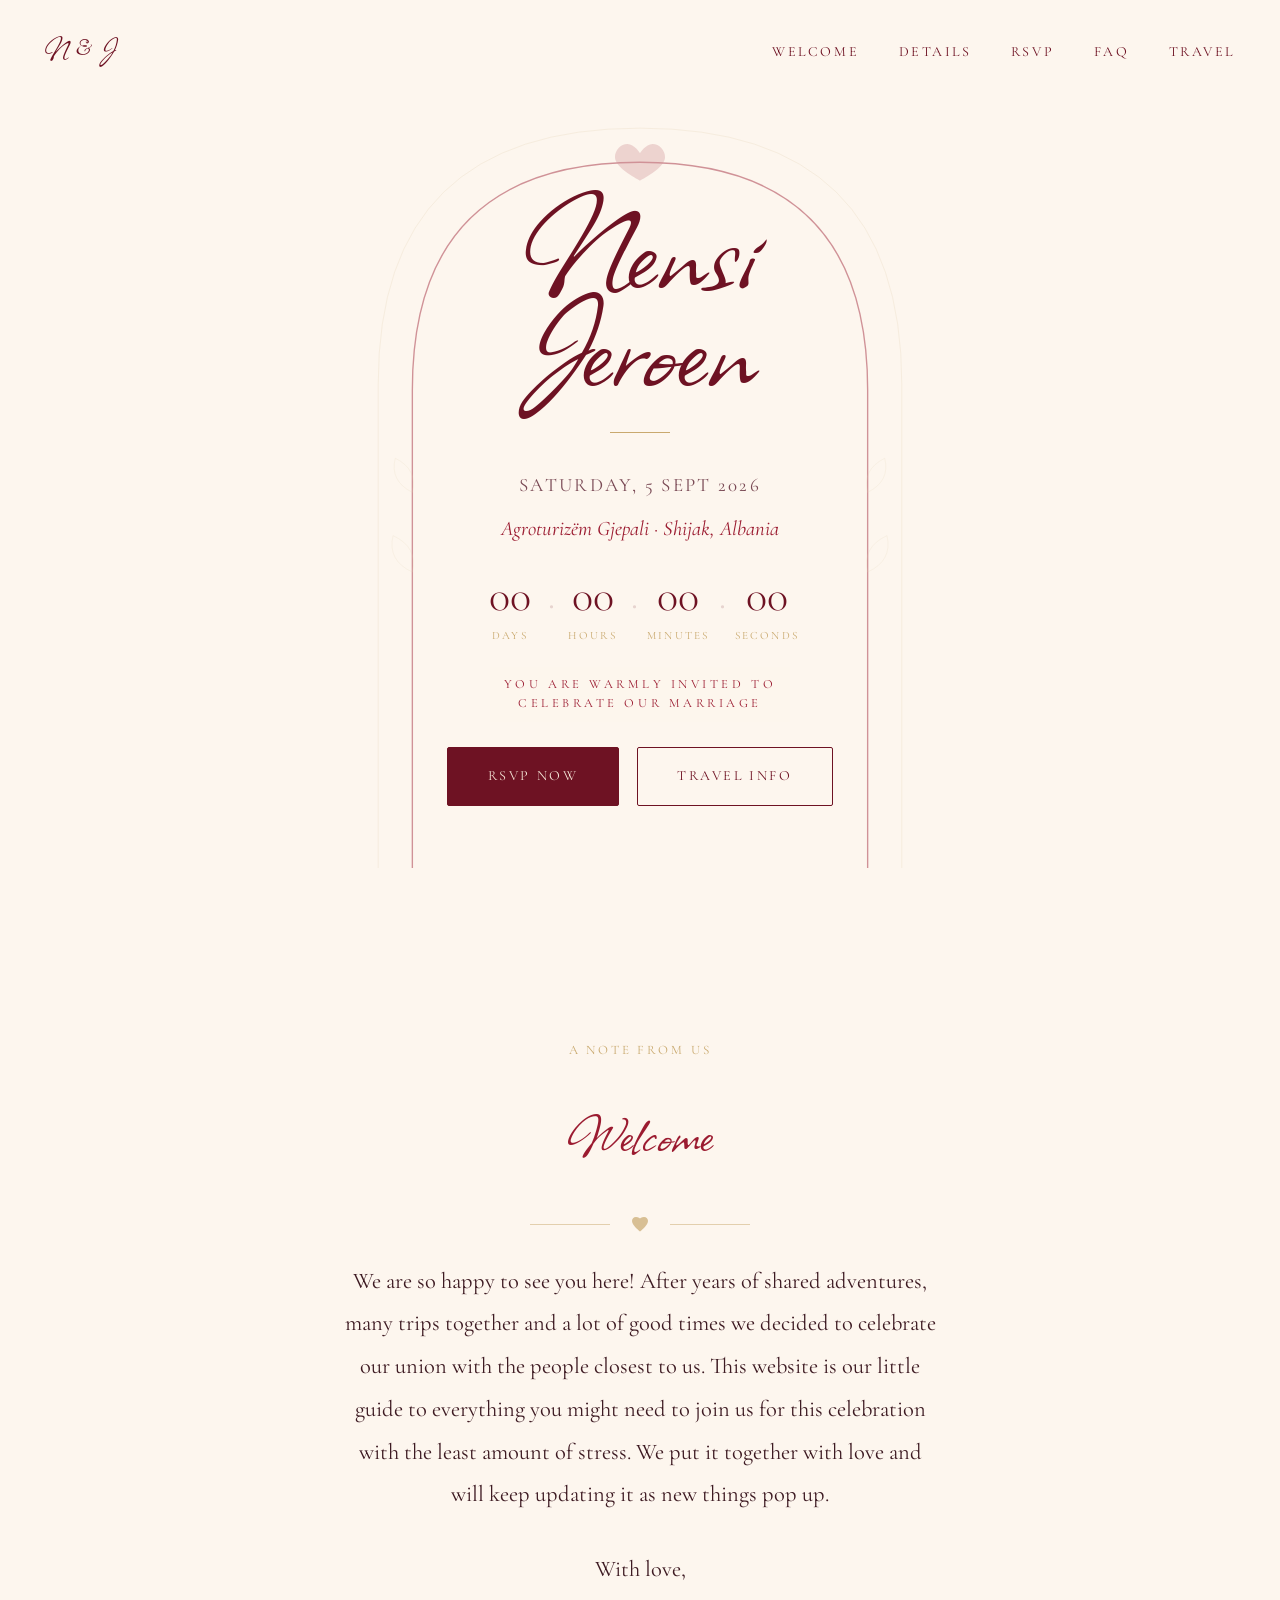
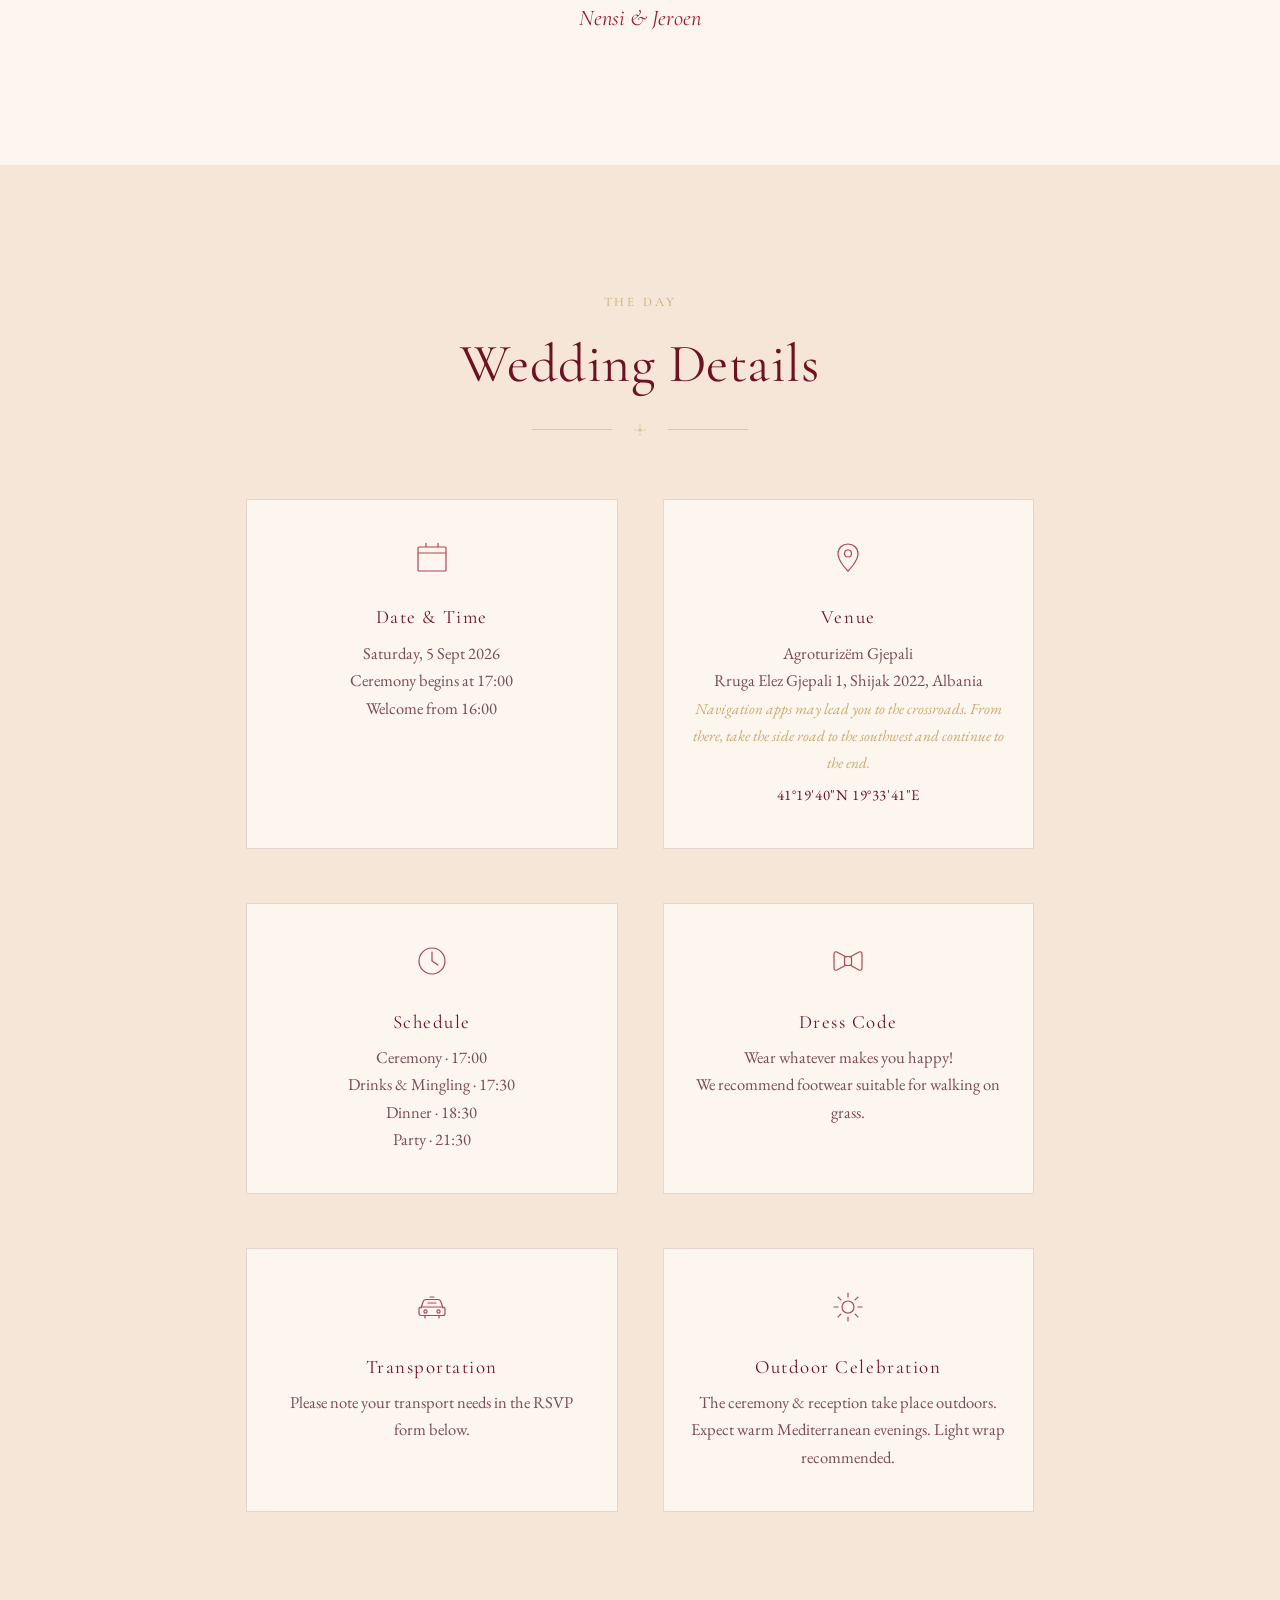
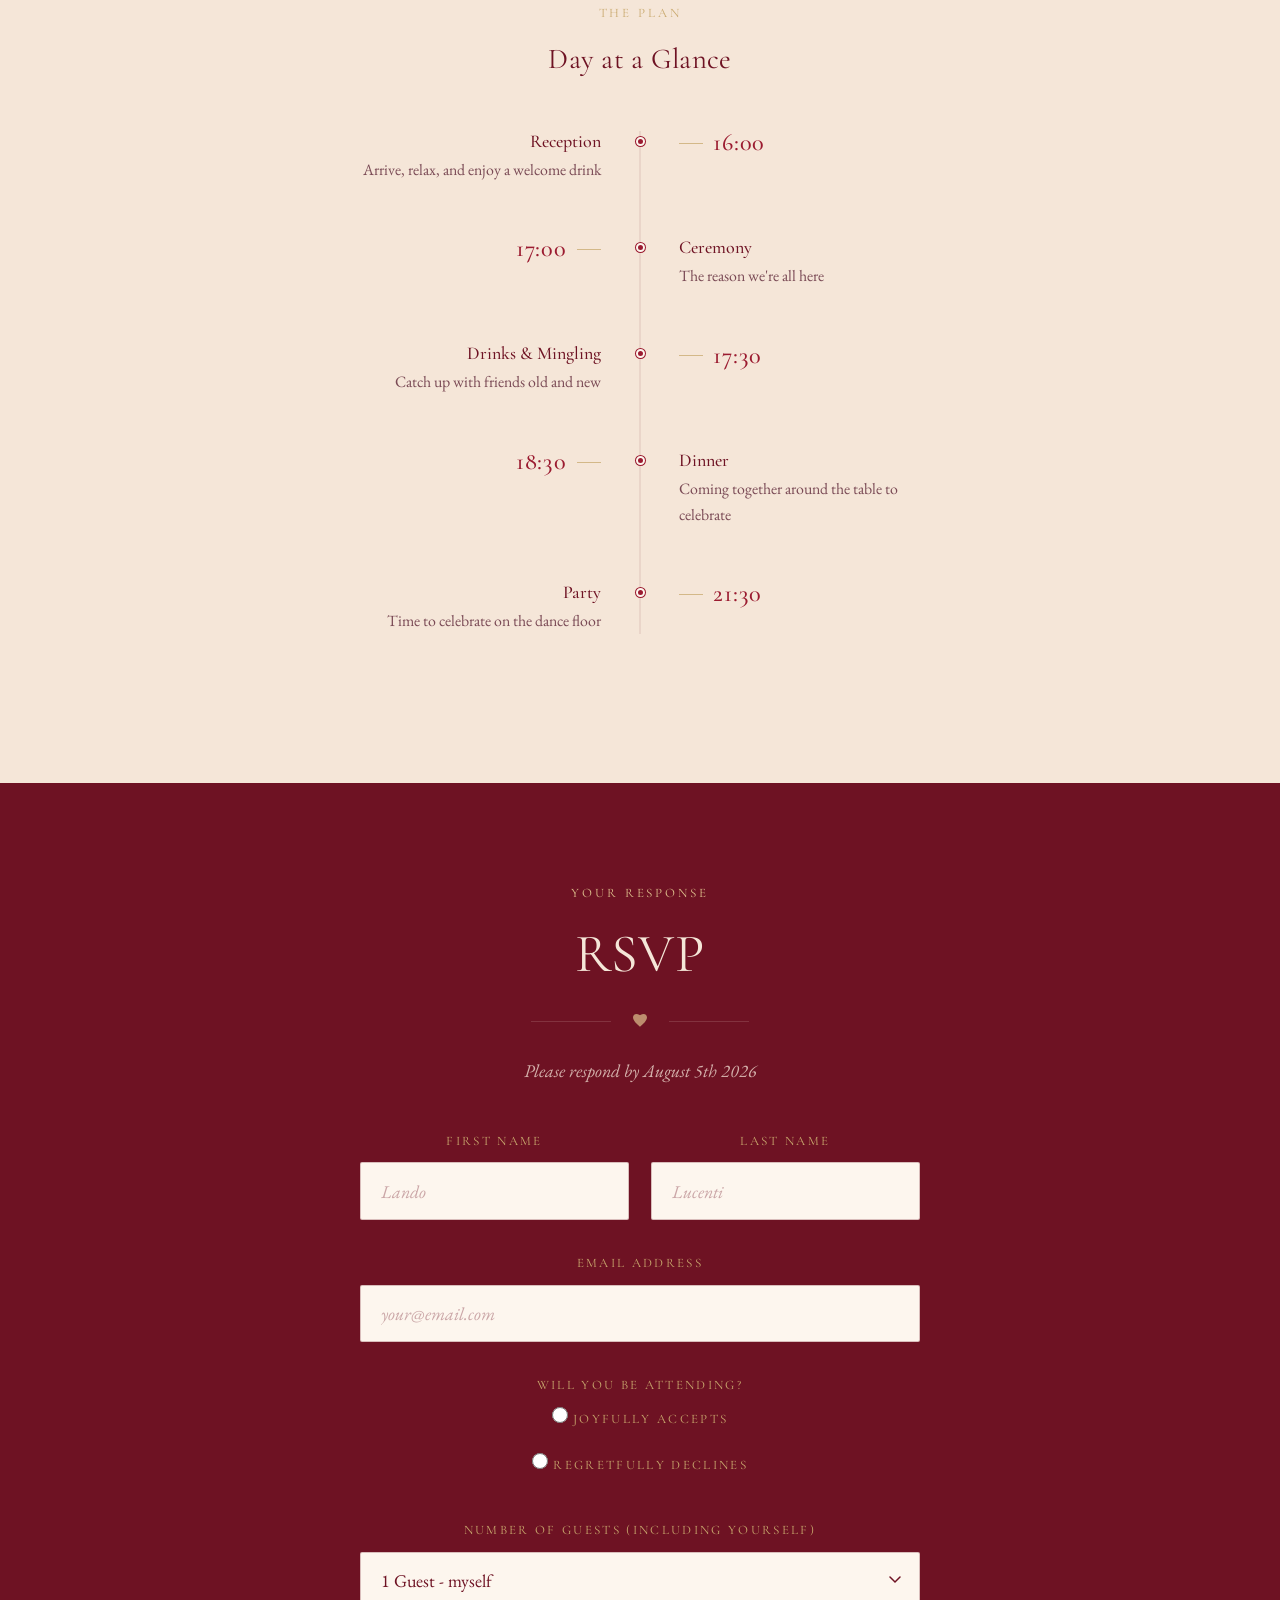
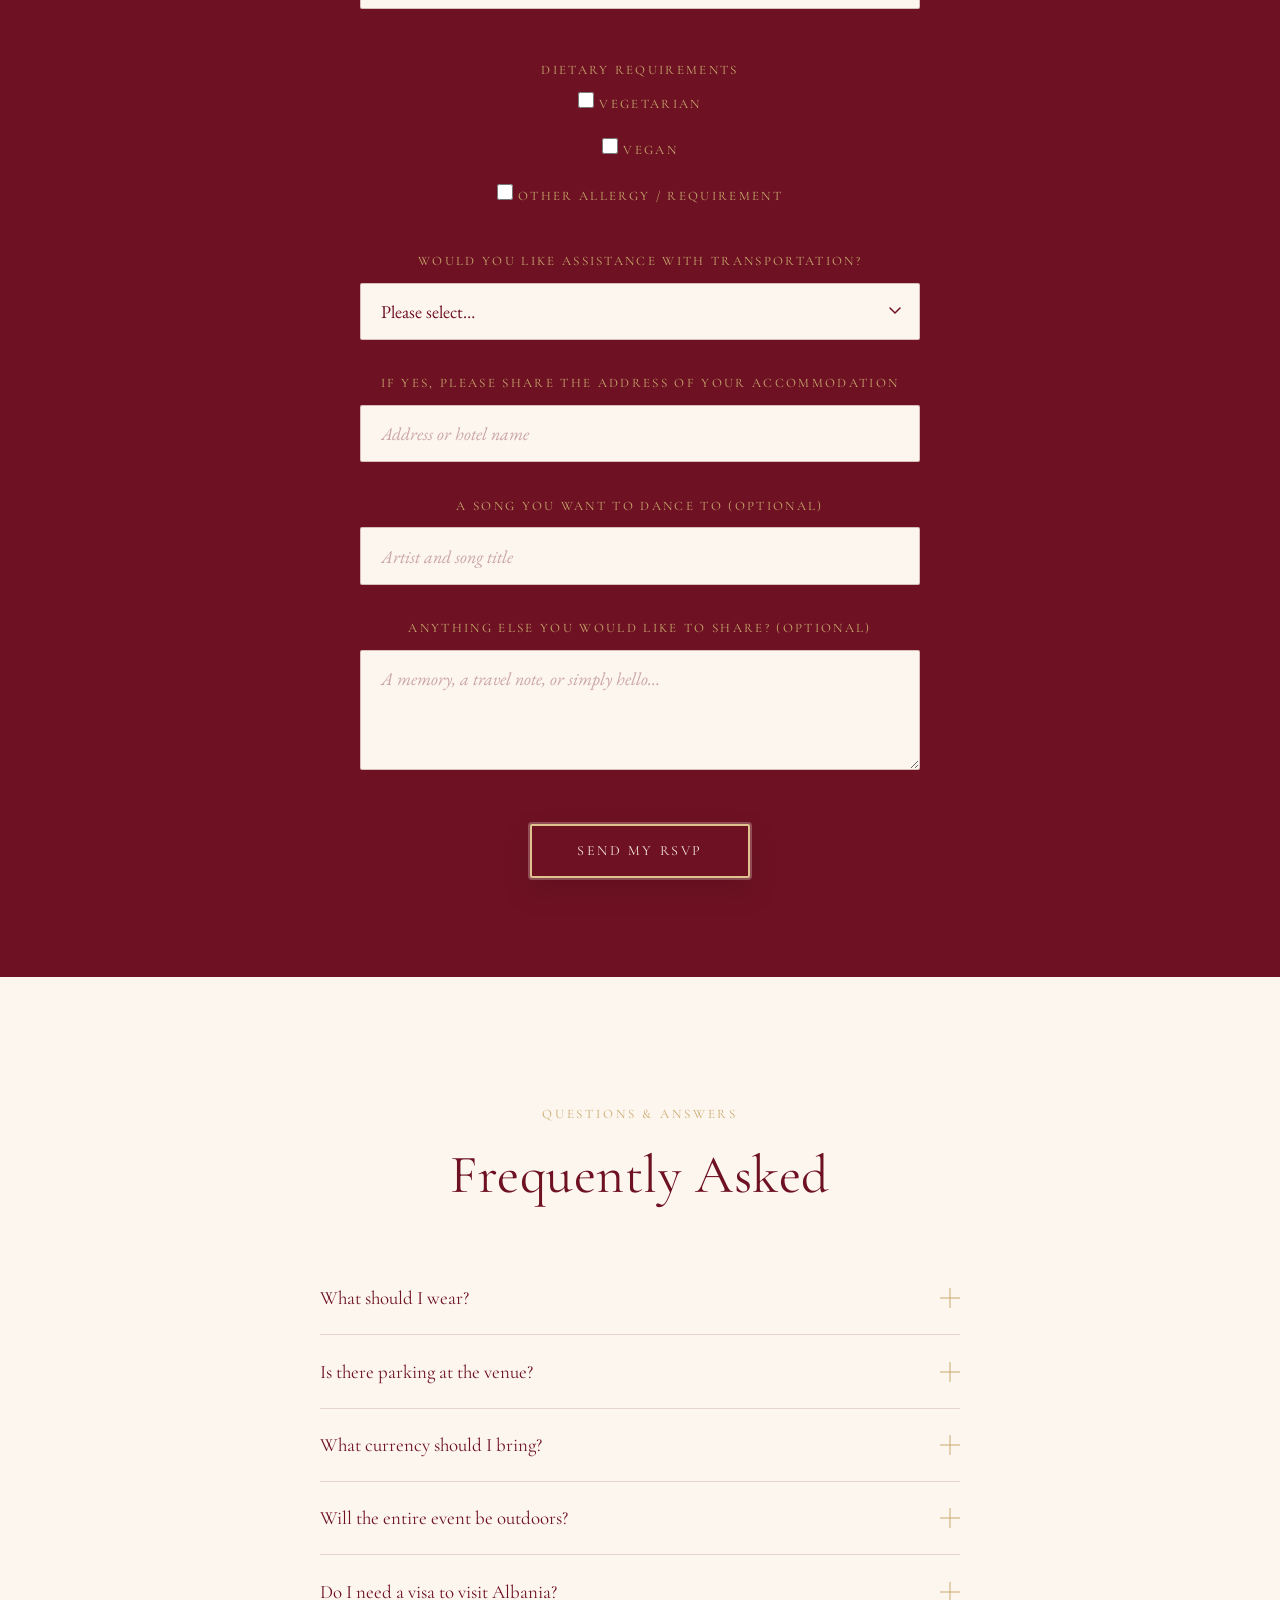
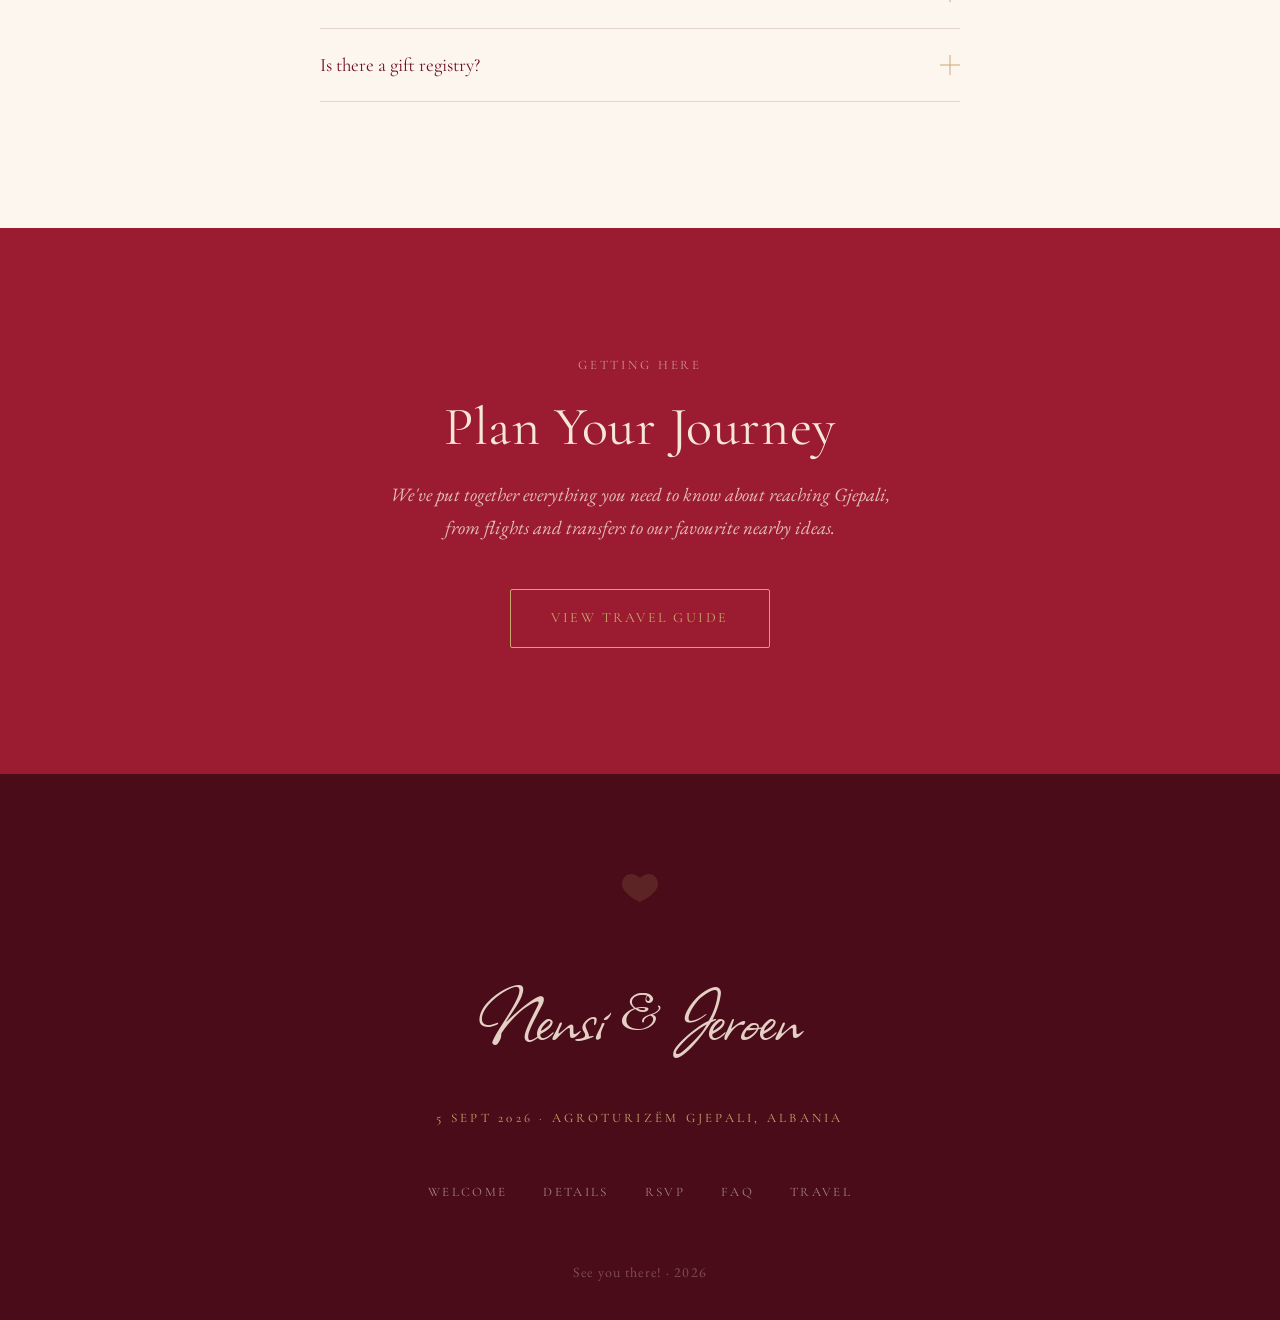
<file: index.html>
<!DOCTYPE html>
<html lang="en">
<head>
  <meta charset="UTF-8">
  <meta name="viewport" content="width=device-width, initial-scale=1.0">
  <title>Nensi & Jeroen · 5 Sept 2026</title>
  <link rel="icon" type="image/png" sizes="32x32" href="assets/favicons/favicon-32x32.png">
  <link rel="icon" type="image/png" sizes="192x192" href="assets/favicons/icon-192x192.png">
  <link rel="apple-touch-icon" href="assets/favicons/apple-touch-icon.png">
  <meta name="description" content="Join us to celebrate the wedding of Nensi and Jeroen at Agroturizëm Gjepali in Albania.">
  <link rel="stylesheet" href="styles/main.css">
  <link rel="preconnect" href="https://fonts.googleapis.com">
  <link rel="preconnect" href="https://fonts.gstatic.com" crossorigin>
</head>
<body>

  <!-- ======================================================
       NAVIGATION
  ====================================================== -->
  <nav class="site-nav" role="navigation" aria-label="Main navigation">
    <a href="#hero" class="nav-monogram" aria-label="Home">N & J</a>
    <ul class="nav-links">
      <li><a href="#welcome">Welcome</a></li>
      <li><a href="#details">Details</a></li>
      <li><a href="#rsvp">RSVP</a></li>
      <li><a href="#faq">FAQ</a></li>
      <li><a href="pages/travel.html">Travel</a></li>
    </ul>
    <button class="nav-toggle" aria-label="Toggle menu" aria-expanded="false">
      <span></span><span></span><span></span>
    </button>
  </nav>


  <!-- ======================================================
       HERO
  ====================================================== -->
  <section class="hero" id="hero">
    <!-- Arch SVG -->
    <svg class="hero-arch" viewBox="0 0 520 680" fill="none" xmlns="http://www.w3.org/2000/svg" aria-hidden="true">
      <path d="M60 680 L60 260 Q60 60 260 60 Q460 60 460 260 L460 680" stroke="#9B1B30" stroke-width="1.2" fill="none"/>
      <path d="M30 680 L30 255 Q30 30 260 30 Q490 30 490 255 L490 680" stroke="#C9A96E" stroke-width="0.6" fill="none" opacity="0.4"/>
      <!-- small hearts -->
      <g opacity="0.35" fill="#9B1B30">
        <path d="M260 52 C260 52 255 44 249 44 C243 44 238 49.5 238 55.5 C238 65 260 76 260 76 C260 76 282 65 282 55.5 C282 49.5 277 44 271 44 C265 44 260 52 260 52Z"/>
      </g>
      <!-- leaf accents -->
      <g opacity="0.2" stroke="#C9A96E" stroke-width="0.8" fill="none">
        <path d="M60 350 Q40 340 45 320 Q65 330 60 350Z"/>
        <path d="M460 350 Q480 340 475 320 Q455 330 460 350Z"/>
        <path d="M60 420 Q38 410 43 388 Q65 398 60 420Z"/>
        <path d="M460 420 Q482 410 477 388 Q455 398 460 420Z"/>
      </g>
    </svg>

    <div class="hero-content">
      <h1 class="hero-names">
        <span>Nensi</span>
        <span>Jeroen</span>
      </h1>

      <div class="hero-divider"></div>

      <p class="hero-date">Saturday, 5 Sept 2026</p>
      <p class="hero-location">Agroturizëm Gjepali · Shijak, Albania</p>

      <div class="countdown" aria-label="Countdown to wedding">
        <div class="countdown-unit">
          <span class="countdown-number" id="cd-days">--</span>
          <span class="countdown-label">Days</span>
        </div>
        <span class="countdown-sep" aria-hidden="true">·</span>
        <div class="countdown-unit">
          <span class="countdown-number" id="cd-hours">--</span>
          <span class="countdown-label">Hours</span>
        </div>
        <span class="countdown-sep" aria-hidden="true">·</span>
        <div class="countdown-unit">
          <span class="countdown-number" id="cd-minutes">--</span>
          <span class="countdown-label">Minutes</span>
        </div>
        <span class="countdown-sep" aria-hidden="true">·</span>
        <div class="countdown-unit">
          <span class="countdown-number" id="cd-seconds">--</span>
          <span class="countdown-label">Seconds</span>
        </div>
      </div>

      <p class="hero-eyebrow hero-invitation">You are warmly invited to<br>celebrate our marriage</p>

      <div class="btn-group">
        <a href="#rsvp" class="btn btn--primary">RSVP Now</a>
        <a href="pages/travel.html" class="btn">Travel Info</a>
      </div>
    </div>
  </section>


  <!-- ======================================================
       WELCOME
  ====================================================== -->
  <section class="section centered" id="welcome">
    <div class="container">
      <div class="fade-in">
        <span class="section-label">A note from us</span>
        <span class="welcome-script">Welcome</span>

        <div class="ornament-divider" aria-hidden="true">
          <span class="ornament-line"></span>
          <svg class="ornament-icon" width="16" height="16" viewBox="0 0 16 16" fill="currentColor">
            <path d="M8 1.5C8 1.5 6.5 0 4 0C1.5 0 0 2 0 4C0 8.5 8 14.5 8 14.5C8 14.5 16 8.5 16 4C16 2 14.5 0 12 0C9.5 0 8 1.5 8 1.5Z"/>
          </svg>
          <span class="ornament-line"></span>
        </div>

        <p class="welcome-text">
          We are so happy to see you here! After years of shared adventures, many trips together and a lot of good times we decided to celebrate our union with the people closest to us. This website is our little guide to everything you might need to join us for this celebration with the least amount of stress. We put it together with love and will keep updating it as new things pop up.
        </p>
        <p class="welcome-signoff">
          With love,
        </p>
        <p class="welcome-signature">
          Nensi & Jeroen
        </p>
      </div>
    </div>
  </section>


  <!-- ======================================================
       WEDDING DETAILS
  ====================================================== -->
  <section class="section section--ivory" id="details">
    <div class="container">
      <div class="centered fade-in section-heading">
        <span class="section-label">The Day</span>
        <h2>Wedding Details</h2>
        <div class="ornament-divider" aria-hidden="true">
          <span class="ornament-line"></span>
          <svg class="ornament-icon" width="12" height="12" viewBox="0 0 20 20" fill="currentColor" style="opacity:0.6">
            <circle cx="10" cy="10" r="3"/>
            <path d="M10 1 L10 4 M10 16 L10 19 M1 10 L4 10 M16 10 L19 10" stroke="currentColor" stroke-width="1.5" fill="none" stroke-linecap="round"/>
          </svg>
          <span class="ornament-line"></span>
        </div>
      </div>

      <!-- Detail Cards -->
      <div class="details-grid fade-in">

        <div class="detail-card">
          <svg class="detail-icon" width="36" height="36" viewBox="0 0 36 36" fill="none" stroke="currentColor" stroke-width="1.2" aria-hidden="true">
            <rect x="4" y="8" width="28" height="24" rx="1"/>
            <path d="M4 14h28M12 4v4M24 4v4"/>
          </svg>
          <h3>Date & Time</h3>
          <p>Saturday, 5 Sept 2026<br>Ceremony begins at 17:00<br>Welcome from 16:00</p>
        </div>

        <div class="detail-card">
          <svg class="detail-icon" width="36" height="36" viewBox="0 0 36 36" fill="none" stroke="currentColor" stroke-width="1.2" stroke-linecap="round" stroke-linejoin="round" aria-hidden="true">
            <path d="M18 32C18 32 28 22.5 28 14.5C28 9 23.5 5 18 5C12.5 5 8 9 8 14.5C8 22.5 18 32 18 32Z"/>
            <circle cx="18" cy="14.5" r="3.5"/>
          </svg>
          <h3>Venue</h3>
          <p>Agroturizëm Gjepali<br>Rruga Elez Gjepali 1, Shijak 2022, Albania<br><em style="font-size:0.85rem; color:var(--gold)">Navigation apps may lead you to the crossroads. From there, take the side road to the southwest and continue to the end.</em><br><span class="venue-coordinates">41°19'40"N 19°33'41"E</span></p>
        </div>

        <div class="detail-card">
          <svg class="detail-icon" width="36" height="36" viewBox="0 0 36 36" fill="none" stroke="currentColor" stroke-width="1.2" aria-hidden="true">
            <circle cx="18" cy="18" r="13"/>
            <path d="M18 9 L18 18 L24 22" stroke-linecap="round" stroke-linejoin="round"/>
          </svg>
          <h3>Schedule</h3>
          <p>Ceremony · 17:00<br>Drinks & Mingling · 17:30<br>Dinner · 18:30<br>Party · 21:30</p>
        </div>

        <div class="detail-card">
          <svg class="detail-icon" width="36" height="36" viewBox="0 0 36 36" fill="none" stroke="currentColor" stroke-width="1.2" stroke-linecap="round" stroke-linejoin="round" aria-hidden="true">
            <path d="M16 14L7 9C5.7 8.3 4 9.2 4 10.8V25.2C4 26.8 5.7 27.7 7 27L16 22"/>
            <path d="M20 14L29 9C30.3 8.3 32 9.2 32 10.8V25.2C32 26.8 30.3 27.7 29 27L20 22"/>
            <rect x="14.5" y="13.5" width="7" height="9" rx="1.5"/>
          </svg>
          <h3>Dress Code</h3>
          <p>Wear whatever makes you happy!<br>We recommend footwear suitable for walking on grass.</p>
        </div>

        <div class="detail-card">
          <svg class="detail-icon" width="36" height="36" viewBox="0 0 36 36" fill="none" stroke="currentColor" stroke-width="1.2" stroke-linecap="round" stroke-linejoin="round" aria-hidden="true">
            <path d="M7 19L9.2 12.5C9.6 11.3 10.7 10.5 12 10.5H24C25.3 10.5 26.4 11.3 26.8 12.5L29 19"/>
            <rect x="5" y="18" width="26" height="8.5" rx="2"/>
            <path d="M11 26.5V29"/>
            <path d="M25 26.5V29"/>
            <circle cx="11.5" cy="22.5" r="1.6"/>
            <circle cx="24.5" cy="22.5" r="1.6"/>
            <path d="M14 14H22"/>
            <path d="M16 8H20"/>
          </svg>
          <h3>Transportation</h3>
          <p>Please note your transport needs in the RSVP form below.</p>
        </div>

        <div class="detail-card">
          <svg class="detail-icon" width="36" height="36" viewBox="0 0 36 36" fill="none" stroke="currentColor" stroke-width="1.2" stroke-linecap="round" stroke-linejoin="round" aria-hidden="true">
            <circle cx="18" cy="18" r="6"/>
            <path d="M18 4V8"/>
            <path d="M18 28V32"/>
            <path d="M4 18H8"/>
            <path d="M28 18H32"/>
            <path d="M8.1 8.1L10.9 10.9"/>
            <path d="M25.1 25.1L27.9 27.9"/>
            <path d="M27.9 8.1L25.1 10.9"/>
            <path d="M10.9 25.1L8.1 27.9"/>
          </svg>
          <h3>Outdoor Celebration</h3>
          <p>The ceremony & reception take place outdoors. Expect warm Mediterranean evenings. Light wrap recommended.</p>
        </div>

      </div>

      <!-- Timeline -->
      <div class="fade-in" style="margin-top: 5rem;">
        <div class="centered" style="margin-bottom: 1rem;">
          <span class="section-label">The Plan</span>
          <h3 style="font-size: 1.6rem;">Day at a Glance</h3>
        </div>

        <div class="timeline">
          <div class="timeline-item timeline-item--left">
            <div class="timeline-body">
              <p class="timeline-event">Reception</p>
              <p class="timeline-desc">Arrive, relax, and enjoy a welcome drink</p>
            </div>
            <div class="timeline-dot" aria-hidden="true"></div>
            <time class="timeline-time" datetime="16:00">16:00</time>
          </div>

          <div class="timeline-item timeline-item--right">
            <time class="timeline-time" datetime="17:00">17:00</time>
            <div class="timeline-dot" aria-hidden="true"></div>
            <div class="timeline-body">
              <p class="timeline-event">Ceremony</p>
              <p class="timeline-desc">The reason we're all here</p>
            </div>
          </div>

          <div class="timeline-item timeline-item--left">
            <div class="timeline-body">
              <p class="timeline-event">Drinks & Mingling</p>
              <p class="timeline-desc">Catch up with friends old and new</p>
            </div>
            <div class="timeline-dot" aria-hidden="true"></div>
            <time class="timeline-time" datetime="17:30">17:30</time>
          </div>

          <div class="timeline-item timeline-item--right">
            <time class="timeline-time" datetime="18:30">18:30</time>
            <div class="timeline-dot" aria-hidden="true"></div>
            <div class="timeline-body">
              <p class="timeline-event">Dinner</p>
              <p class="timeline-desc">Coming together around the table to celebrate</p>
            </div>
          </div>

          <div class="timeline-item timeline-item--left">
            <div class="timeline-body">
              <p class="timeline-event">Party</p>
              <p class="timeline-desc">Time to celebrate on the dance floor</p>
            </div>
            <div class="timeline-dot" aria-hidden="true"></div>
            <time class="timeline-time" datetime="21:30">21:30</time>
          </div>
        </div>
      </div>
    </div>
  </section>


  <!-- ======================================================
       RSVP
  ====================================================== -->
  <section class="section section--wine centered" id="rsvp">
    <div class="container">
      <div class="fade-in">
        <span class="section-label">Your Response</span>
        <h2 style="color:var(--champagne); font-size: clamp(1.9rem, 5vw, 3rem);">RSVP</h2>
        <div class="ornament-divider" aria-hidden="true">
          <span class="ornament-line" style="background:rgba(245,230,216,0.3)"></span>
          <svg class="ornament-icon" style="color:var(--gold-light)" width="14" height="14" viewBox="0 0 16 16" fill="currentColor">
            <path d="M8 1.5C8 1.5 6.5 0 4 0C1.5 0 0 2 0 4C0 8.5 8 14.5 8 14.5C8 14.5 16 8.5 16 4C16 2 14.5 0 12 0C9.5 0 8 1.5 8 1.5Z"/>
          </svg>
          <span class="ornament-line" style="background:rgba(245,230,216,0.3)"></span>
        </div>
        <p style="color:rgba(245,230,216,0.75); font-style:italic; margin-bottom: 0.5rem;">Please respond by August 5th 2026</p>
      </div>

      <form class="rsvp-form" id="rsvp-form" name="rsvp" method="POST" action="/" data-netlify="true" netlify-honeypot="bot-field" novalidate>
        <input type="hidden" name="form-name" value="rsvp">
        <p class="visually-hidden" aria-hidden="true">
          <label>Do not fill this out if you are human: <input name="bot-field" tabindex="-1" autocomplete="off"></label>
        </p>

        <div class="form-row fade-in">
          <div class="form-group">
            <label for="first-name">First Name</label>
            <input class="form-control" type="text" id="first-name" name="first_name" placeholder="Lando" required>
          </div>
          <div class="form-group">
            <label for="last-name">Last Name</label>
            <input class="form-control" type="text" id="last-name" name="last_name" placeholder="Lucenti" required>
          </div>
        </div>

        <div class="form-group fade-in">
          <label for="email">Email Address</label>
          <input class="form-control" type="email" id="email" name="email" placeholder="your@email.com" required>
        </div>

        <div class="form-group fade-in">
          <label>Will you be attending?</label>
          <div class="radio-group">
            <label class="radio-label">
              <input type="radio" name="attendance" value="yes" required>
              Joyfully accepts
            </label>
            <label class="radio-label">
              <input type="radio" name="attendance" value="no">
              Regretfully declines
            </label>
          </div>
        </div>

        <div class="form-group fade-in">
          <label for="guests">Number of Guests (including yourself)</label>
          <select class="form-control" id="guests" name="guests">
            <option value="1">1 Guest - myself</option>
            <option value="2">2 Guests - myself plus 1</option>
            <option value="3">3 Guests - myself plus 2</option>
            <option value="4">4 Guests - myself plus 3</option>
            <option value="5">5 Guests - myself plus 4</option>
            <option value="6">6 Guests - myself plus 5</option>
          </select>
          <div class="conditional-fields" id="additional-guests" aria-live="polite">
            <div class="conditional-field" data-additional-guest="1" hidden>
              <label for="additional-guest-1">Additional Guest 1 Full Name</label>
              <input class="form-control" type="text" id="additional-guest-1" name="additional_guest_1" placeholder="Kimi Kestaro" disabled>
            </div>
            <div class="conditional-field" data-additional-guest="2" hidden>
              <label for="additional-guest-2">Additional Guest 2 Full Name</label>
              <input class="form-control" type="text" id="additional-guest-2" name="additional_guest_2" placeholder="Charles Chimenti" disabled>
            </div>
            <div class="conditional-field" data-additional-guest="3" hidden>
              <label for="additional-guest-3">Additional Guest 3 Full Name</label>
              <input class="form-control" type="text" id="additional-guest-3" name="additional_guest_3" placeholder="Max Melucci" disabled>
            </div>
            <div class="conditional-field" data-additional-guest="4" hidden>
              <label for="additional-guest-4">Additional Guest 4 Full Name</label>
              <input class="form-control" type="text" id="additional-guest-4" name="additional_guest_4" placeholder="Sebastian Sarno" disabled>
            </div>
            <div class="conditional-field" data-additional-guest="5" hidden>
              <label for="additional-guest-5">Additional Guest 5 Full Name</label>
              <input class="form-control" type="text" id="additional-guest-5" name="additional_guest_5" placeholder="Isack Inzago" disabled>
            </div>
          </div>
        </div>

        <div class="form-group fade-in">
          <label>Dietary Requirements</label>
          <div class="checkbox-group">
            <label class="checkbox-label">
              <input type="checkbox" name="diet" value="vegetarian">
              Vegetarian
            </label>
            <label class="checkbox-label">
              <input type="checkbox" name="diet" value="vegan">
              Vegan
            </label>
            <label class="checkbox-label">
              <input type="checkbox" name="diet" value="other">
              Other allergy / requirement
            </label>
          </div>
          <div class="conditional-fields" id="diet-other-details" hidden>
            <label for="diet-other">Please specify</label>
            <input class="form-control" type="text" id="diet-other" name="diet_other" placeholder="Tell us what we should know" disabled>
          </div>
        </div>

        <div class="form-group fade-in">
          <label for="transport">Would you like assistance with transportation?</label>
          <select class="form-control" id="transport" name="transport">
            <option value="">Please select…</option>
            <option value="yes_both">Yes — both ways</option>
            <option value="yes_to">To venue only</option>
            <option value="yes_from">From venue only</option>
            <option value="no">No, I'll arrange my own</option>
          </select>
        </div>

        <div class="form-group fade-in">
          <label for="accommodation">If Yes, please share the address of your accommodation</label>
          <input class="form-control" type="text" id="accommodation" name="accommodation" placeholder="Address or hotel name">
        </div>

        <div class="form-group fade-in">
          <label for="song-request">A song you want to dance to (optional)</label>
          <input class="form-control" type="text" id="song-request" name="song_request" placeholder="Artist and song title">
        </div>

        <div class="form-group fade-in">
          <label for="message">Anything else you would like to share? (optional)</label>
          <textarea class="form-control" id="message" name="message" placeholder="A memory, a travel note, or simply hello…"></textarea>
        </div>

        <div class="form-submit fade-in">
          <button type="submit" class="btn btn--primary rsvp-submit-button" style="min-width: 220px;">Send My RSVP</button>
        </div>

      </form>

      <!-- Success state -->
      <div class="form-success" id="rsvp-success">
        <span class="script-heading" style="font-size:3rem; display:block; margin-bottom:0.5rem; color:var(--champagne);">Thank you</span>
        <p id="rsvp-success-message" style="color:rgba(245,230,216,0.8); font-size:1.1rem;">We've received your RSVP and cannot wait to celebrate with you. See you in September!</p>
        <div class="ornament-divider" aria-hidden="true" style="margin-top:1.5rem;">
          <span class="ornament-line" style="background:rgba(245,230,216,0.3)"></span>
          <svg style="color:var(--gold-light)" width="14" height="14" viewBox="0 0 16 16" fill="currentColor">
            <path d="M8 1.5C8 1.5 6.5 0 4 0C1.5 0 0 2 0 4C0 8.5 8 14.5 8 14.5C8 14.5 16 8.5 16 4C16 2 14.5 0 12 0C9.5 0 8 1.5 8 1.5Z"/>
          </svg>
          <span class="ornament-line" style="background:rgba(245,230,216,0.3)"></span>
        </div>
      </div>

    </div>
  </section>


  <!-- ======================================================
       FAQ
  ====================================================== -->
  <section class="section centered" id="faq">
    <div class="container">
      <div class="fade-in section-heading">
        <span class="section-label">Questions & Answers</span>
        <h2>Frequently Asked</h2>
      </div>

      <div class="faq-list fade-in" style="text-align:left;">

        <div class="faq-item">
          <button class="faq-question" aria-expanded="false">
            What should I wear?
            <span class="faq-icon" aria-hidden="true"></span>
          </button>
          <div class="faq-answer" aria-hidden="true">
            <p class="faq-answer-inner">
              We want everyone to feel comfortable and like themselves, so please wear whatever makes you happy! Most of the celebration will be outdoors on grass, so we recommend keeping that in mind when choosing your outfit and shoes.
            </p>
          </div>
        </div>

        <div class="faq-item">
          <button class="faq-question" aria-expanded="false">
            Is there parking at the venue?
            <span class="faq-icon" aria-hidden="true"></span>
          </button>
          <div class="faq-answer" aria-hidden="true">
            <p class="faq-answer-inner">
              Agroturizëm Gjepali is located just outside the city, with plenty of space and easy parking available for anyone planning to drive. Please note that the address can point navigation apps to a crossroads rather than the venue itself. When you reach the crossroads, take the side road to the southwest and continue until the end. The exact coordinates of the venue are 41°19'40"N 19°33'41"E. <br><br> If you'd rather relax and fully enjoy the celebration without worrying about transportation, simply share where you'll be staying and we'll be happy to help coordinate transport for you.
            </p>
          </div>
        </div>

        <div class="faq-item">
          <button class="faq-question" aria-expanded="false">
            What currency should I bring?
            <span class="faq-icon" aria-hidden="true"></span>
          </button>
          <div class="faq-answer" aria-hidden="true">
            <p class="faq-answer-inner">
              Albania uses the Albanian Lek (ALL). Euros are accepted in many tourist-facing places, but Lek is preferred and usually simpler. Cards are common in hotels and larger restaurants in Durrës and Tirana, while smaller places may prefer cash.
            </p>
          </div>
        </div>

        <div class="faq-item">
          <button class="faq-question" aria-expanded="false">
            Will the entire event be outdoors?
            <span class="faq-icon" aria-hidden="true"></span>
          </button>
          <div class="faq-answer" aria-hidden="true">
            <p class="faq-answer-inner">
              If the weather allows it, the entire event will be held outdoors. In September, evenings are usually warm, but we recommend bringing a light layer.
            </p>
          </div>
        </div>

        <div class="faq-item">
          <button class="faq-question" aria-expanded="false">
            Do I need a visa to visit Albania?
            <span class="faq-icon" aria-hidden="true"></span>
          </button>
          <div class="faq-answer" aria-hidden="true">
            <p class="faq-answer-inner">
              Citizens of EU countries, the UK, the US, Canada, Australia, and many others do not require a visa for short stays in Albania. We recommend checking your country's specific requirements with a reputable resource.
            </p>
          </div>
        </div>

        <div class="faq-item">
          <button class="faq-question" aria-expanded="false">
            Is there a gift registry?
            <span class="faq-icon" aria-hidden="true"></span>
          </button>
          <div class="faq-answer" aria-hidden="true">
            <p class="faq-answer-inner">
              No, we don't have a gift registry. We are already very grateful that you are making the trip to celebrate with us.
              <br><br>
              If you would still like to give something, a contribution towards our honeymoon in New Zealand would mean a lot to us. You can use our IBAN here: DE48 1203 0000 1204 4811 52.
            </p>
          </div>
        </div>

      </div>
    </div>
  </section>


  <!-- ======================================================
       TRAVEL TEASER
  ====================================================== -->
  <section class="section section--pomegranate centered">
    <div class="container fade-in">
      <span class="section-label" style="color:rgba(245,230,216,0.6)">Getting Here</span>
      <h2 style="color:var(--champagne); font-size: clamp(1.9rem, 5vw, 3rem); margin-bottom: 1rem;">Plan Your Journey</h2>
      <p style="color:rgba(245,230,216,0.8); max-width:520px; margin:0 auto 2.5rem; font-style:italic; font-size:1.05rem;">
        We've put together everything you need to know about reaching Gjepali, from flights and transfers to our favourite nearby ideas.
      </p>

      <a href="pages/travel.html" class="btn btn--gold">View Travel Guide</a>
    </div>
  </section>


  <!-- ======================================================
       FOOTER
  ====================================================== -->
  <footer class="site-footer" role="contentinfo">
    <!-- Ornament -->
    <svg class="footer-ornament" width="60" height="60" viewBox="0 0 60 60" fill="none" xmlns="http://www.w3.org/2000/svg" aria-hidden="true">
      <path d="M30 14C30 14 26 10 21 10C16 10 12 14.5 12 20C12 30 30 38 30 38C30 38 48 30 48 20C48 14.5 44 10 39 10C34 10 30 14 30 14Z" fill="currentColor" opacity="0.5"/>
    </svg>

    <p class="footer-names">Nensi & Jeroen</p>
    <p class="footer-date">5 Sept 2026 · Agroturizëm Gjepali, Albania</p>

    <ul class="footer-links">
      <li><a href="#welcome">Welcome</a></li>
      <li><a href="#details">Details</a></li>
      <li><a href="#rsvp">RSVP</a></li>
      <li><a href="#faq">FAQ</a></li>
      <li><a href="pages/travel.html">Travel</a></li>
    </ul>

    <p class="footer-copy">See you there! &middot; 2026</p>
  </footer>

  <script src="scripts/main.js"></script>
</body>
</html>
</file>
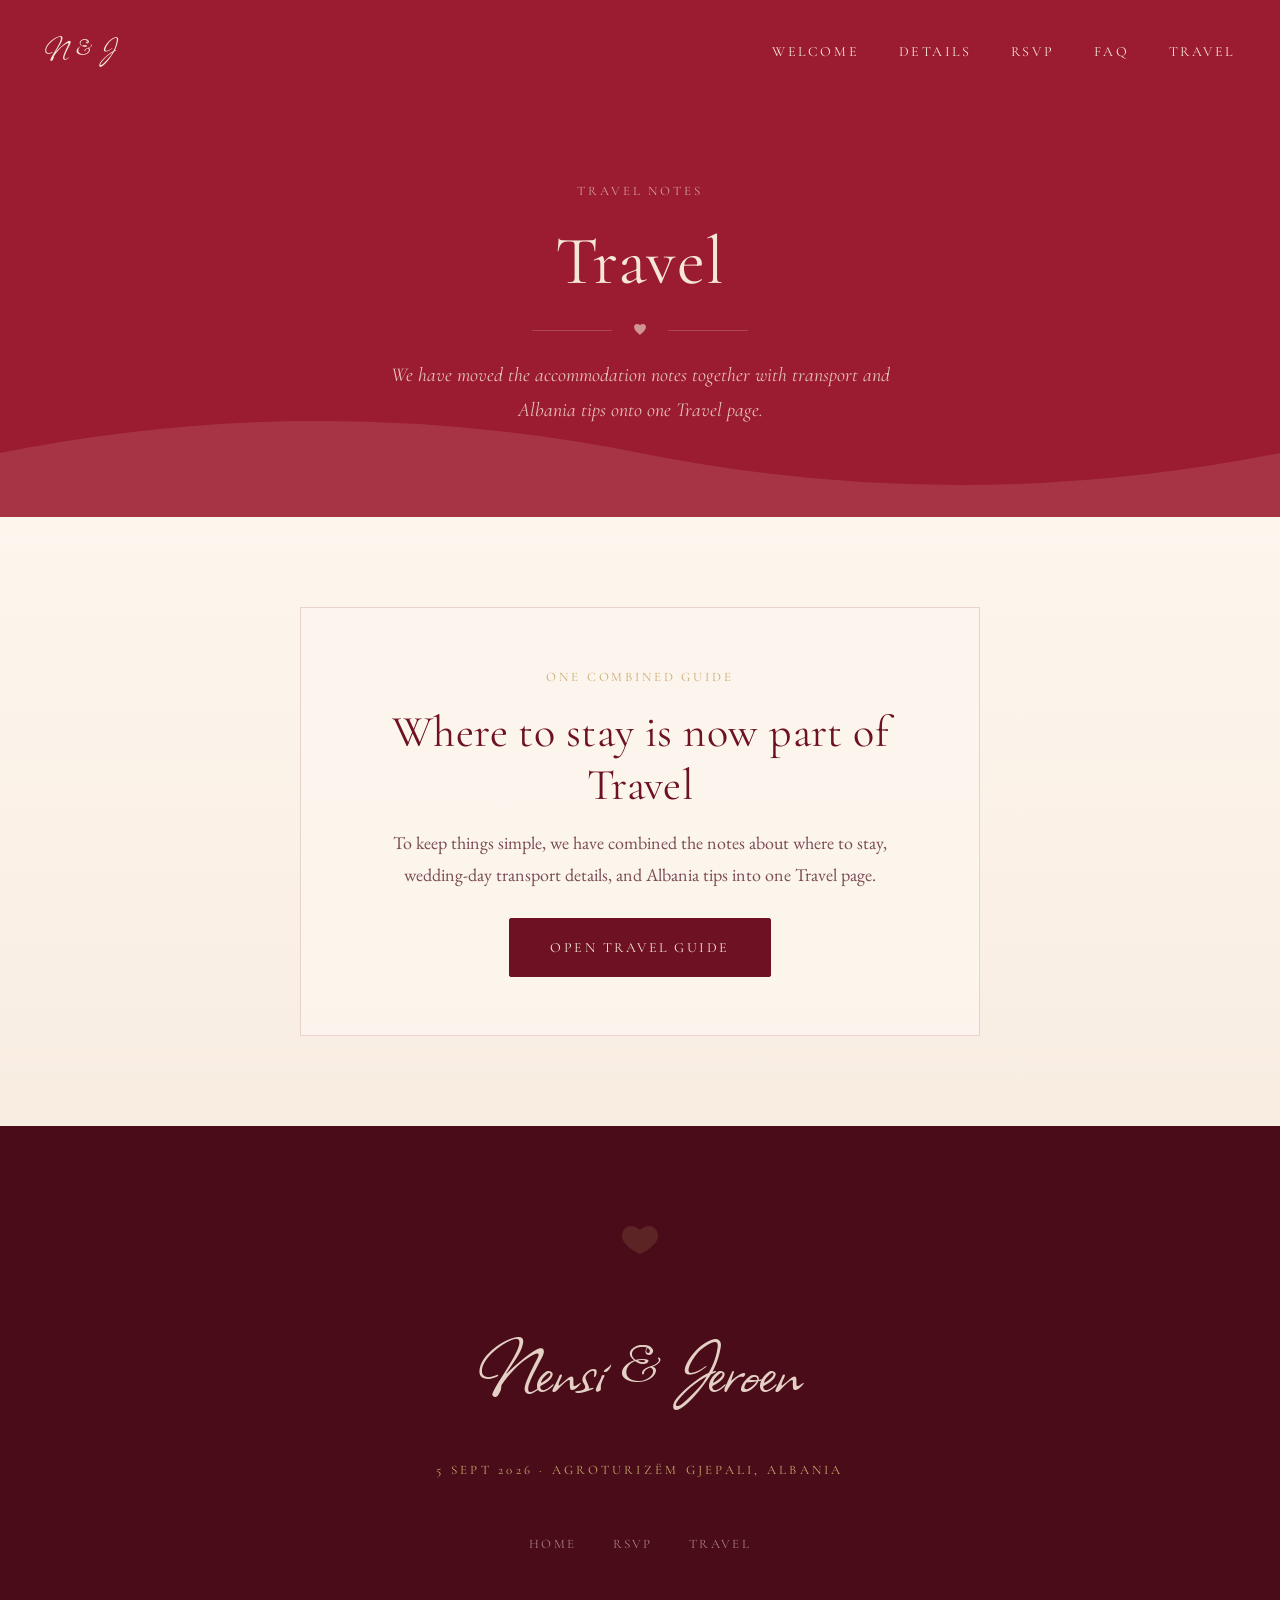
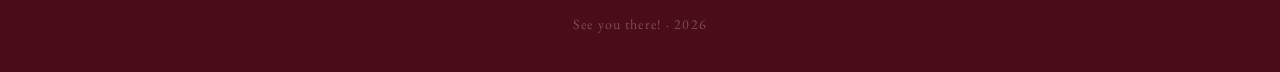
<file: pages/accommodation.html>
<!DOCTYPE html>
<html lang="en">
<head>
  <meta charset="UTF-8">
  <meta name="viewport" content="width=device-width, initial-scale=1.0">
  <title>Travel · Nensi & Jeroen · 5 Sept 2026</title>
  <link rel="icon" type="image/png" sizes="32x32" href="../assets/favicons/favicon-32x32.png">
  <link rel="icon" type="image/png" sizes="192x192" href="../assets/favicons/icon-192x192.png">
  <link rel="apple-touch-icon" href="../assets/favicons/apple-touch-icon.png">
  <meta name="description" content="Travel and where-to-stay notes for Nensi and Jeroen's wedding at Agroturizëm Gjepali.">
  <link rel="stylesheet" href="../styles/main.css">
  <link rel="preconnect" href="https://fonts.googleapis.com">
  <link rel="preconnect" href="https://fonts.gstatic.com" crossorigin>
  <style>
    .simple-travel-page {
      background: linear-gradient(180deg, var(--cream) 0%, rgba(245, 230, 216, 0.58) 100%);
      min-height: 52vh;
      padding: 5rem 1.5rem;
    }

    .simple-travel-card {
      background: rgba(253, 246, 238, 0.86);
      border: 1px solid var(--divider);
      max-width: 680px;
      margin: 0 auto;
      padding: clamp(2rem, 6vw, 3.2rem);
      text-align: center;
    }

    .simple-travel-card h2 {
      font-size: clamp(1.7rem, 4vw, 2.45rem);
      margin-bottom: 0.8rem;
    }

    .simple-travel-card p {
      color: var(--text-muted);
      font-size: 1rem;
      line-height: 1.8;
      margin: 0 auto 1.5rem;
      max-width: 520px;
    }
  </style>
</head>
<body>

  <nav class="site-nav site-nav--inverse" role="navigation" aria-label="Main navigation">
    <a href="../index.html" class="nav-monogram" aria-label="Home">N & J</a>
    <ul class="nav-links">
      <li><a href="../index.html#welcome">Welcome</a></li>
      <li><a href="../index.html#details">Details</a></li>
      <li><a href="../index.html#rsvp">RSVP</a></li>
      <li><a href="../index.html#faq">FAQ</a></li>
      <li><a href="travel.html" aria-current="page">Travel</a></li>
    </ul>
    <button class="nav-toggle" aria-label="Toggle menu" aria-expanded="false">
      <span></span><span></span><span></span>
    </button>
  </nav>

  <header class="page-hero" role="banner">
    <svg viewBox="0 0 800 80" style="position:absolute;bottom:0;left:0;width:100%;opacity:0.12" fill="var(--champagne)" xmlns="http://www.w3.org/2000/svg" aria-hidden="true">
      <path d="M0 40 Q200 0 400 40 Q600 80 800 40 L800 80 L0 80Z"/>
    </svg>
    <span class="section-label">Travel Notes</span>
    <h1>Travel</h1>
    <div class="ornament-divider" aria-hidden="true" style="margin:1.2rem auto;">
      <span class="ornament-line" style="background:rgba(245,230,216,0.4)"></span>
      <svg width="12" height="12" viewBox="0 0 16 16" fill="rgba(245,230,216,0.6)"><path d="M8 1.5C8 1.5 6.5 0 4 0C1.5 0 0 2 0 4C0 8.5 8 14.5 8 14.5C8 14.5 16 8.5 16 4C16 2 14.5 0 12 0C9.5 0 8 1.5 8 1.5Z"/></svg>
      <span class="ornament-line" style="background:rgba(245,230,216,0.4)"></span>
    </div>
    <p class="lead-text" style="color:rgba(245,230,216,0.82); max-width:560px; margin:0 auto;">
      We have moved the accommodation notes together with transport and Albania tips onto one Travel page.
    </p>
  </header>

  <main class="simple-travel-page">
    <section class="simple-travel-card fade-in">
      <span class="section-label">One Combined Guide</span>
      <h2>Where to stay is now part of Travel</h2>
      <p>
        To keep things simple, we have combined the notes about where to stay, wedding-day transport details, and Albania tips into one Travel page.
      </p>
      <a href="travel.html" class="btn btn--primary">Open Travel Guide</a>
    </section>
  </main>

  <footer class="site-footer" role="contentinfo">
    <svg class="footer-ornament" width="60" height="60" viewBox="0 0 60 60" fill="none" xmlns="http://www.w3.org/2000/svg" aria-hidden="true">
      <path d="M30 14C30 14 26 10 21 10C16 10 12 14.5 12 20C12 30 30 38 30 38C30 38 48 30 48 20C48 14.5 44 10 39 10C34 10 30 14 30 14Z" fill="currentColor" opacity="0.5"/>
    </svg>
    <p class="footer-names">Nensi & Jeroen</p>
    <p class="footer-date">5 Sept 2026 · Agroturizëm Gjepali, Albania</p>
    <ul class="footer-links">
      <li><a href="../index.html">Home</a></li>
      <li><a href="../index.html#rsvp">RSVP</a></li>
      <li><a href="travel.html">Travel</a></li>
    </ul>
    <p class="footer-copy">See you there! &middot; 2026</p>
  </footer>

  <script src="../scripts/main.js"></script>
</body>
</html>
</file>
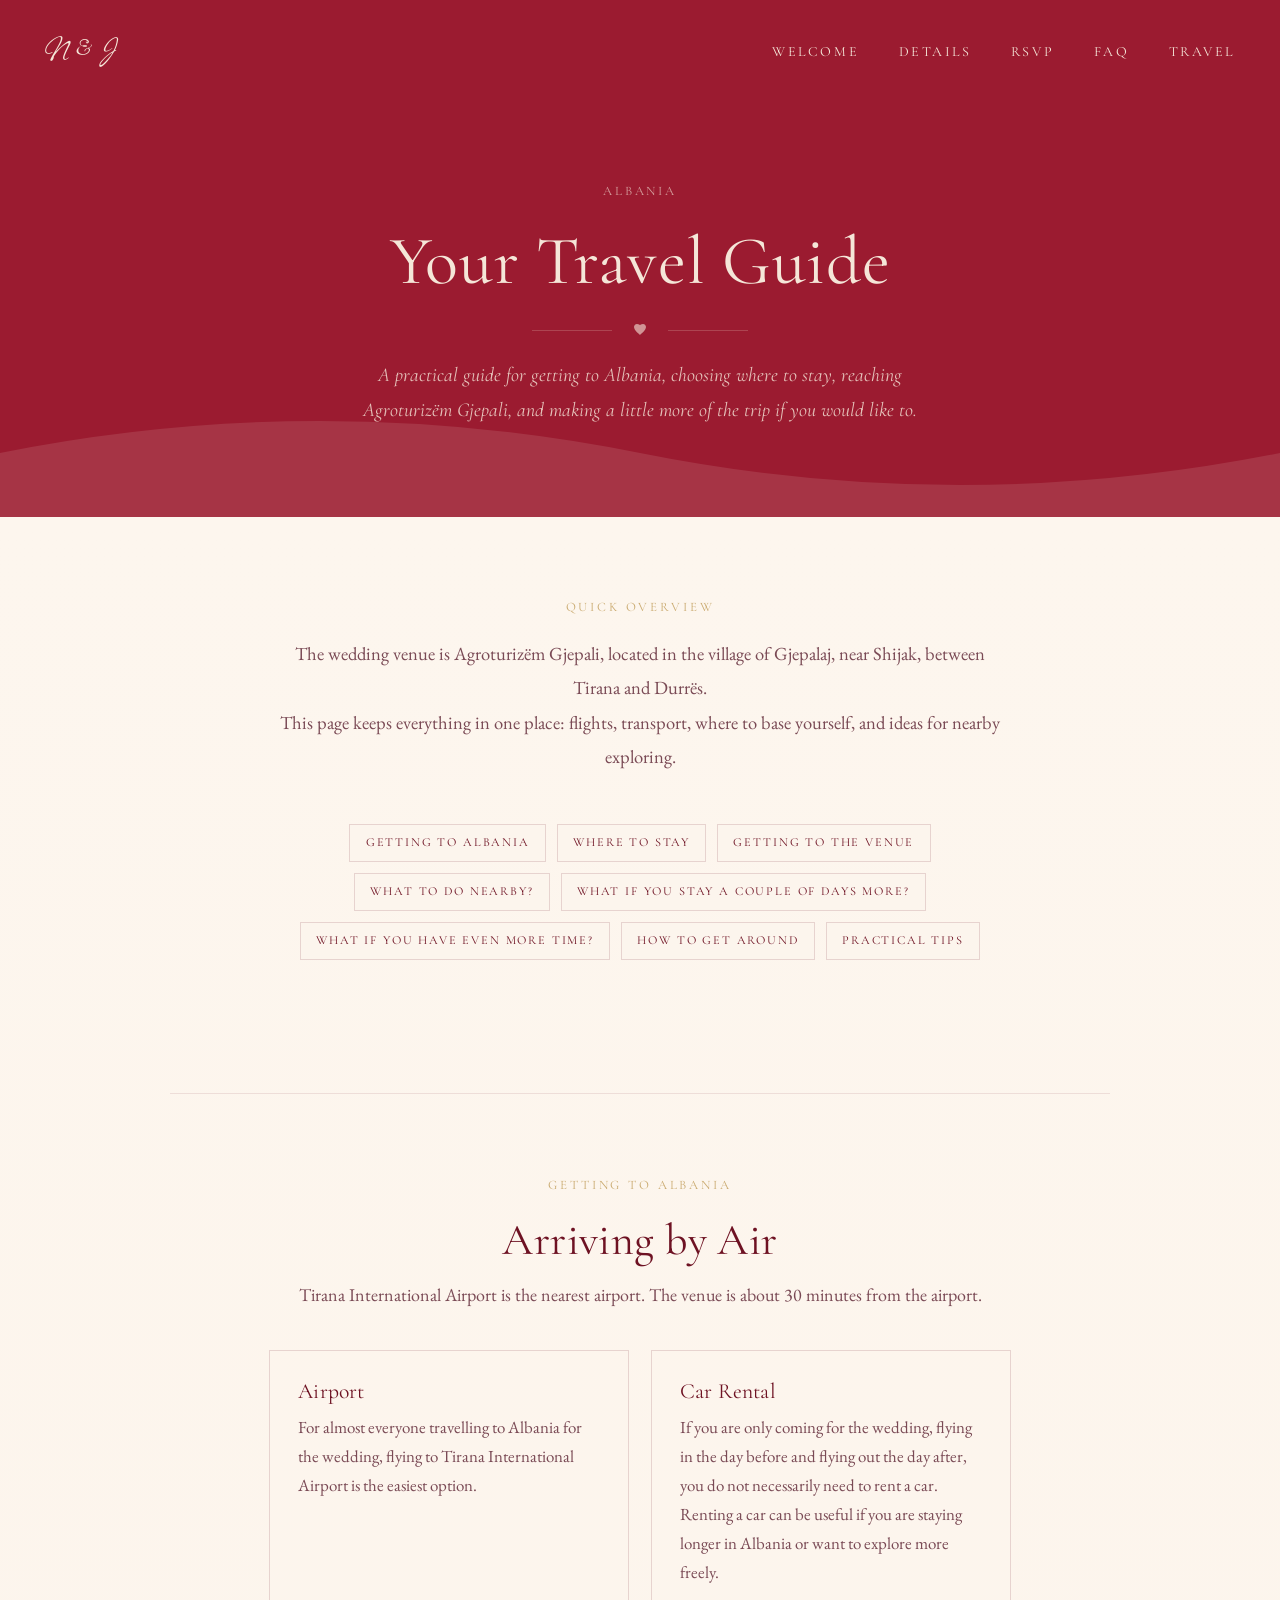
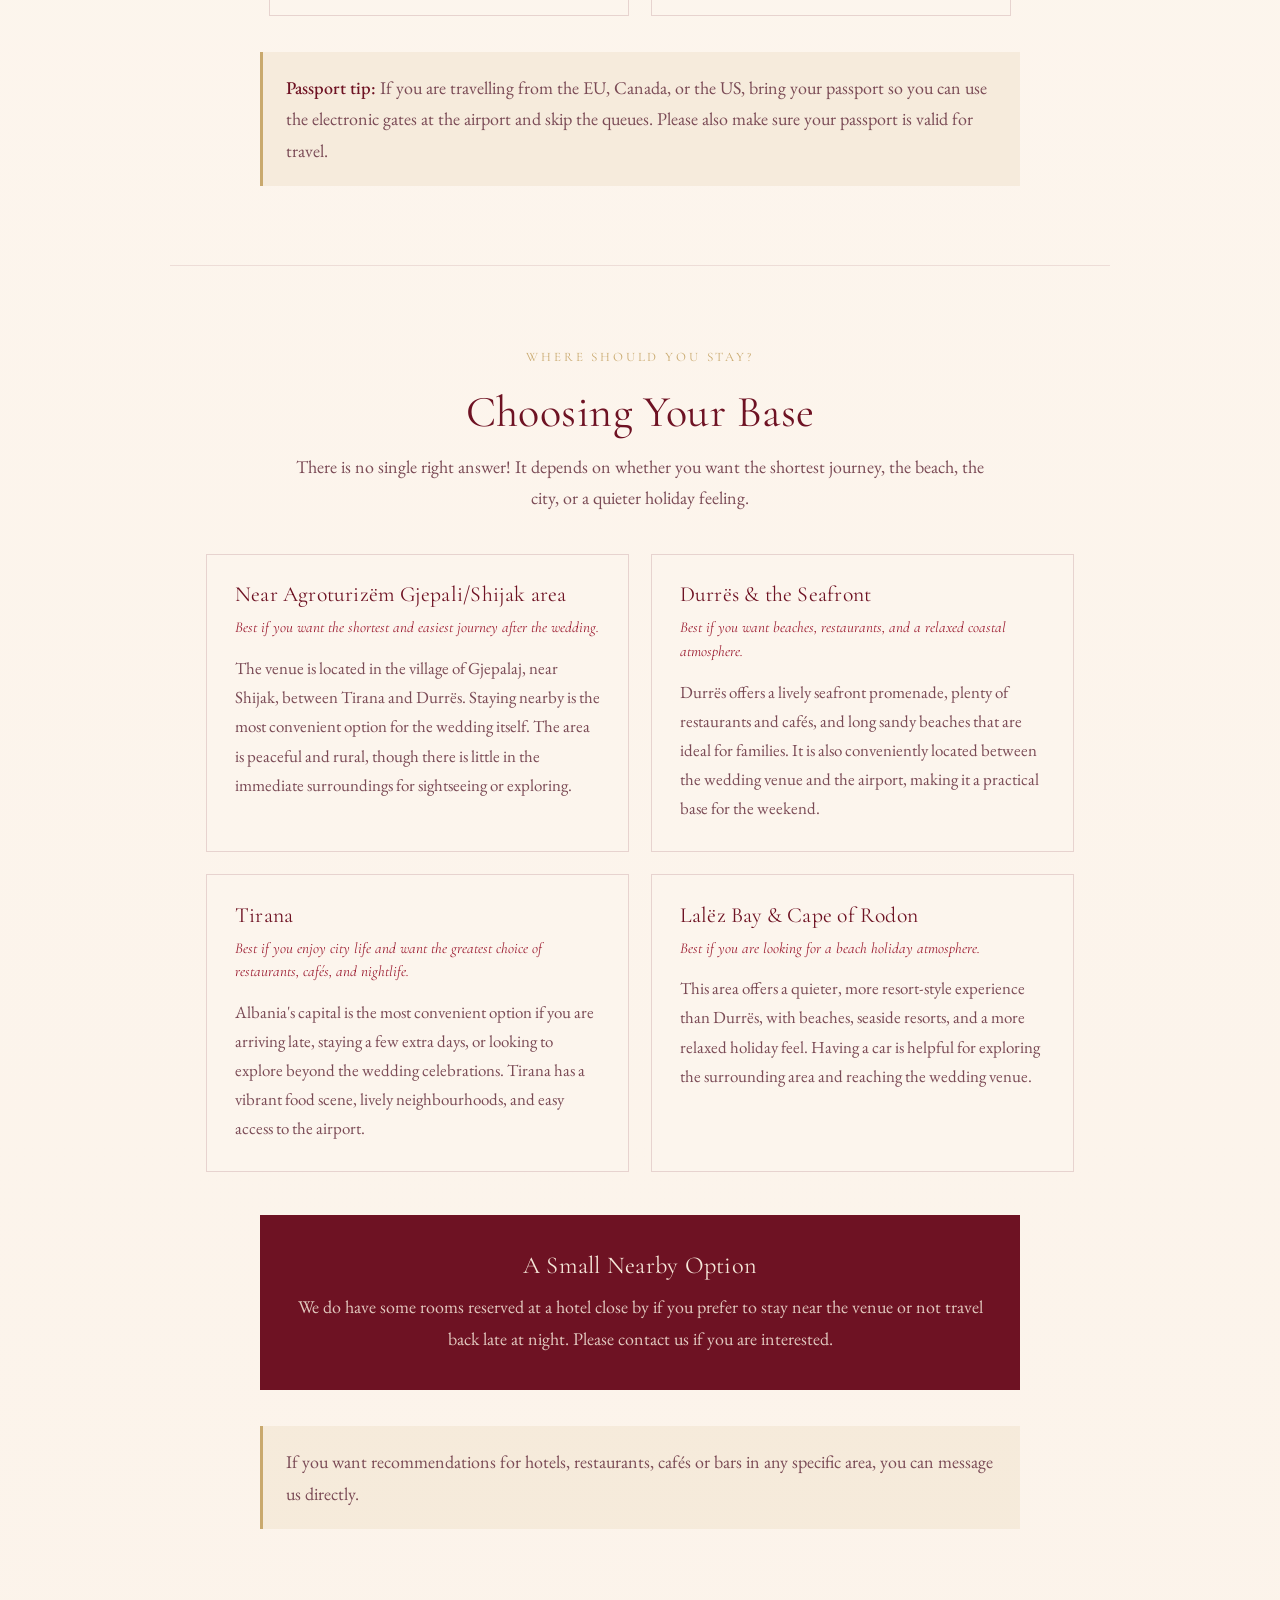
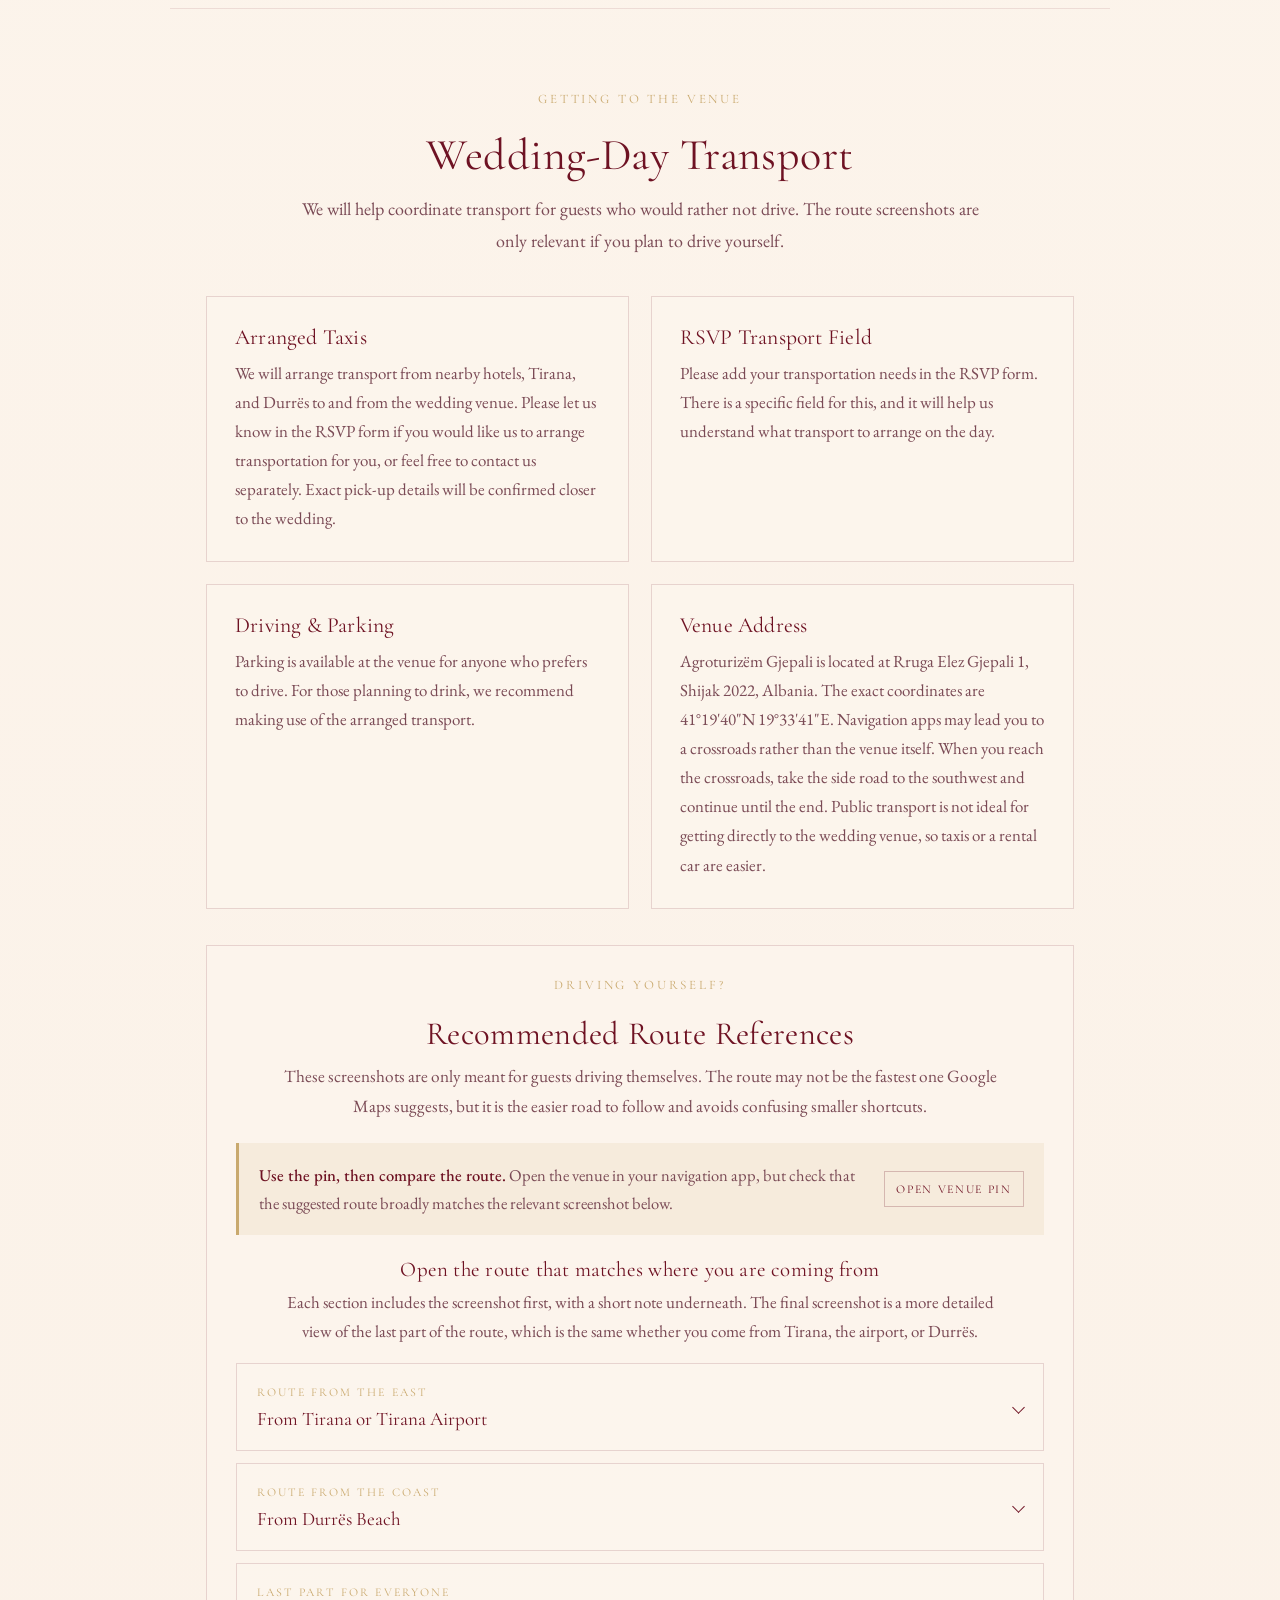
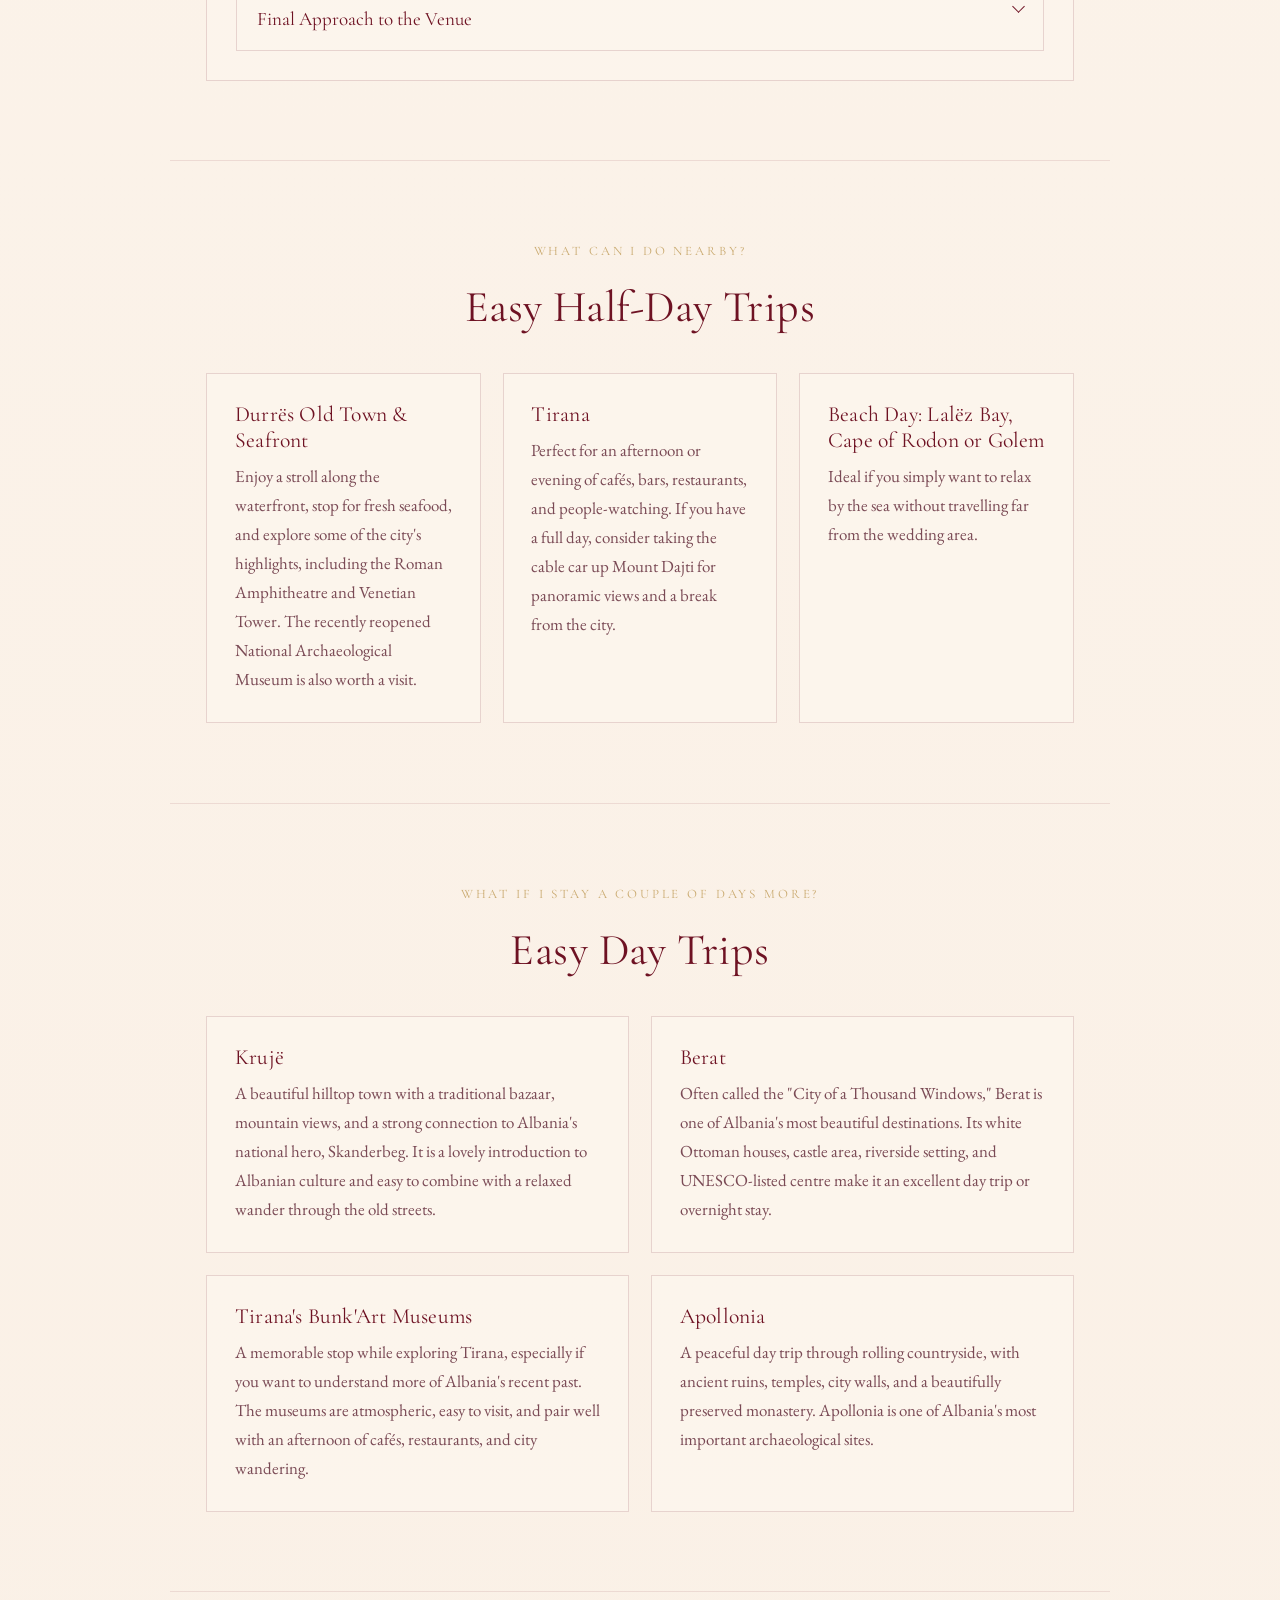
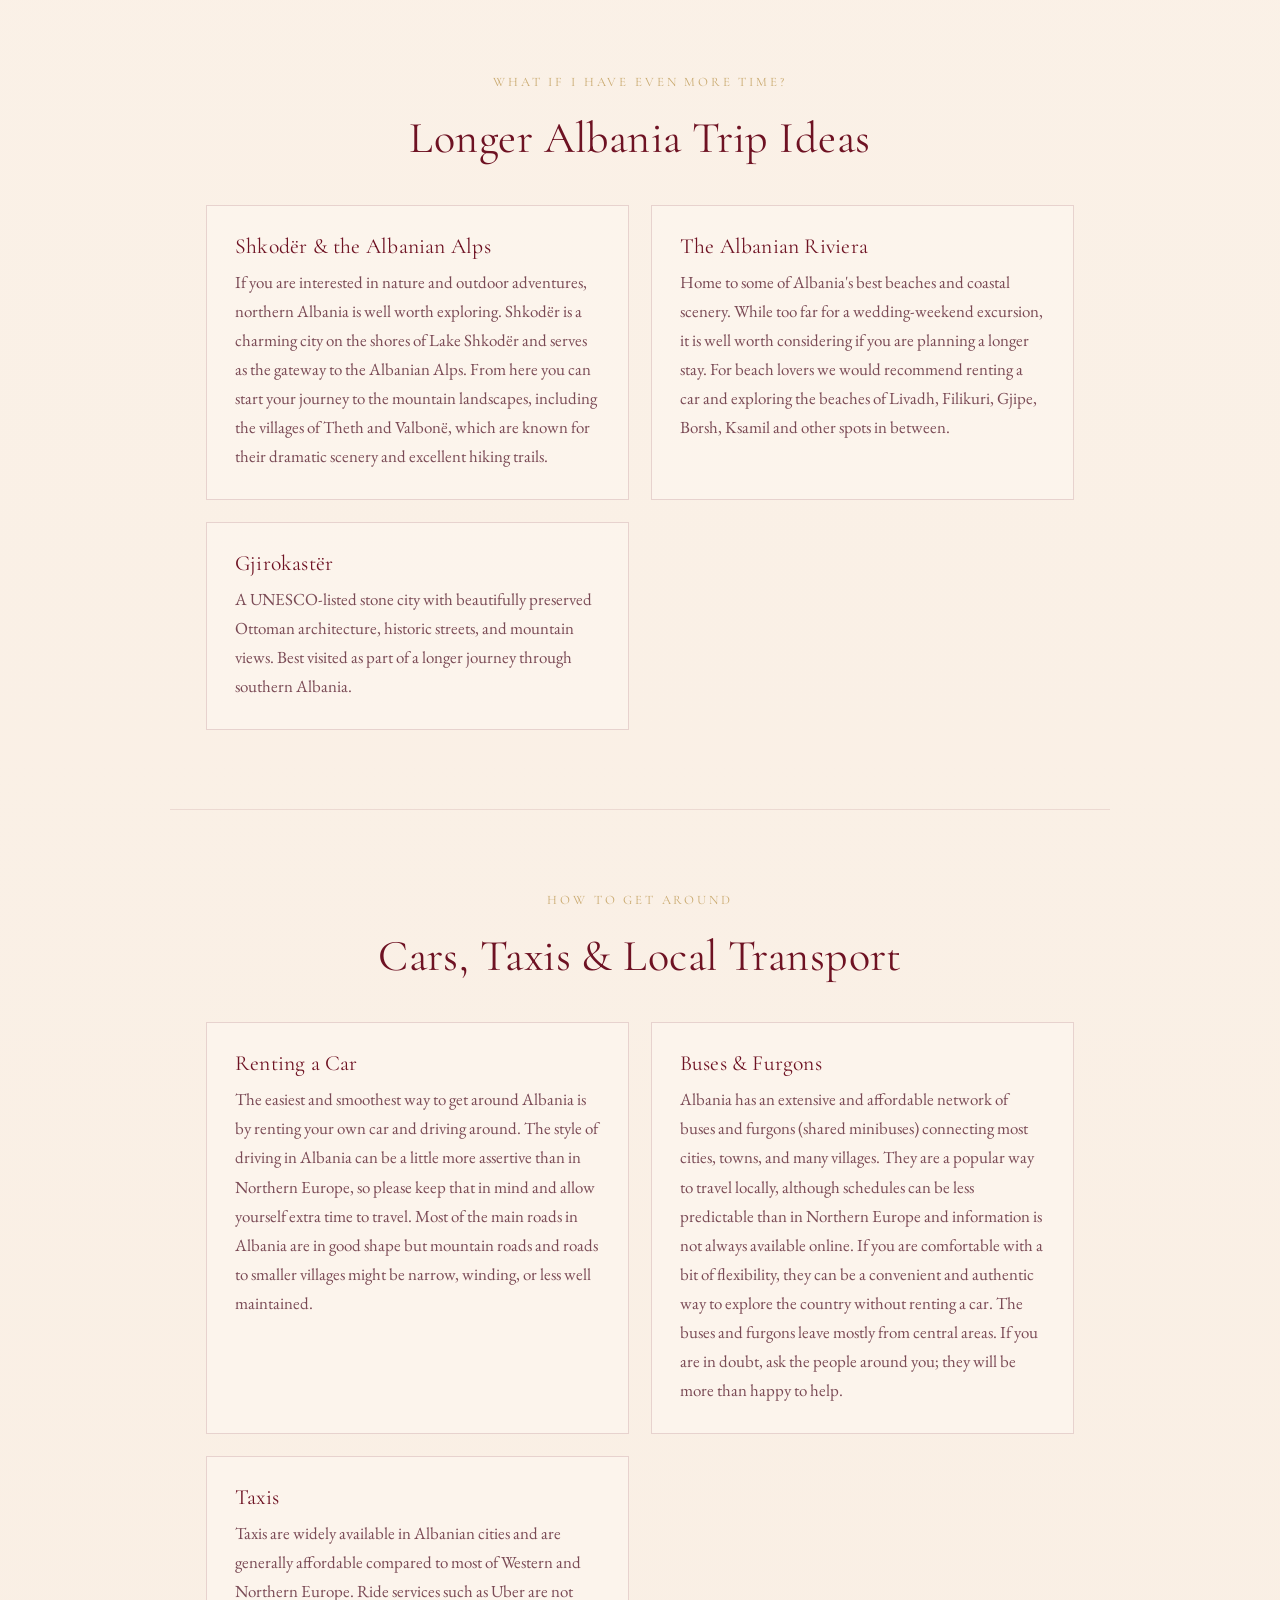
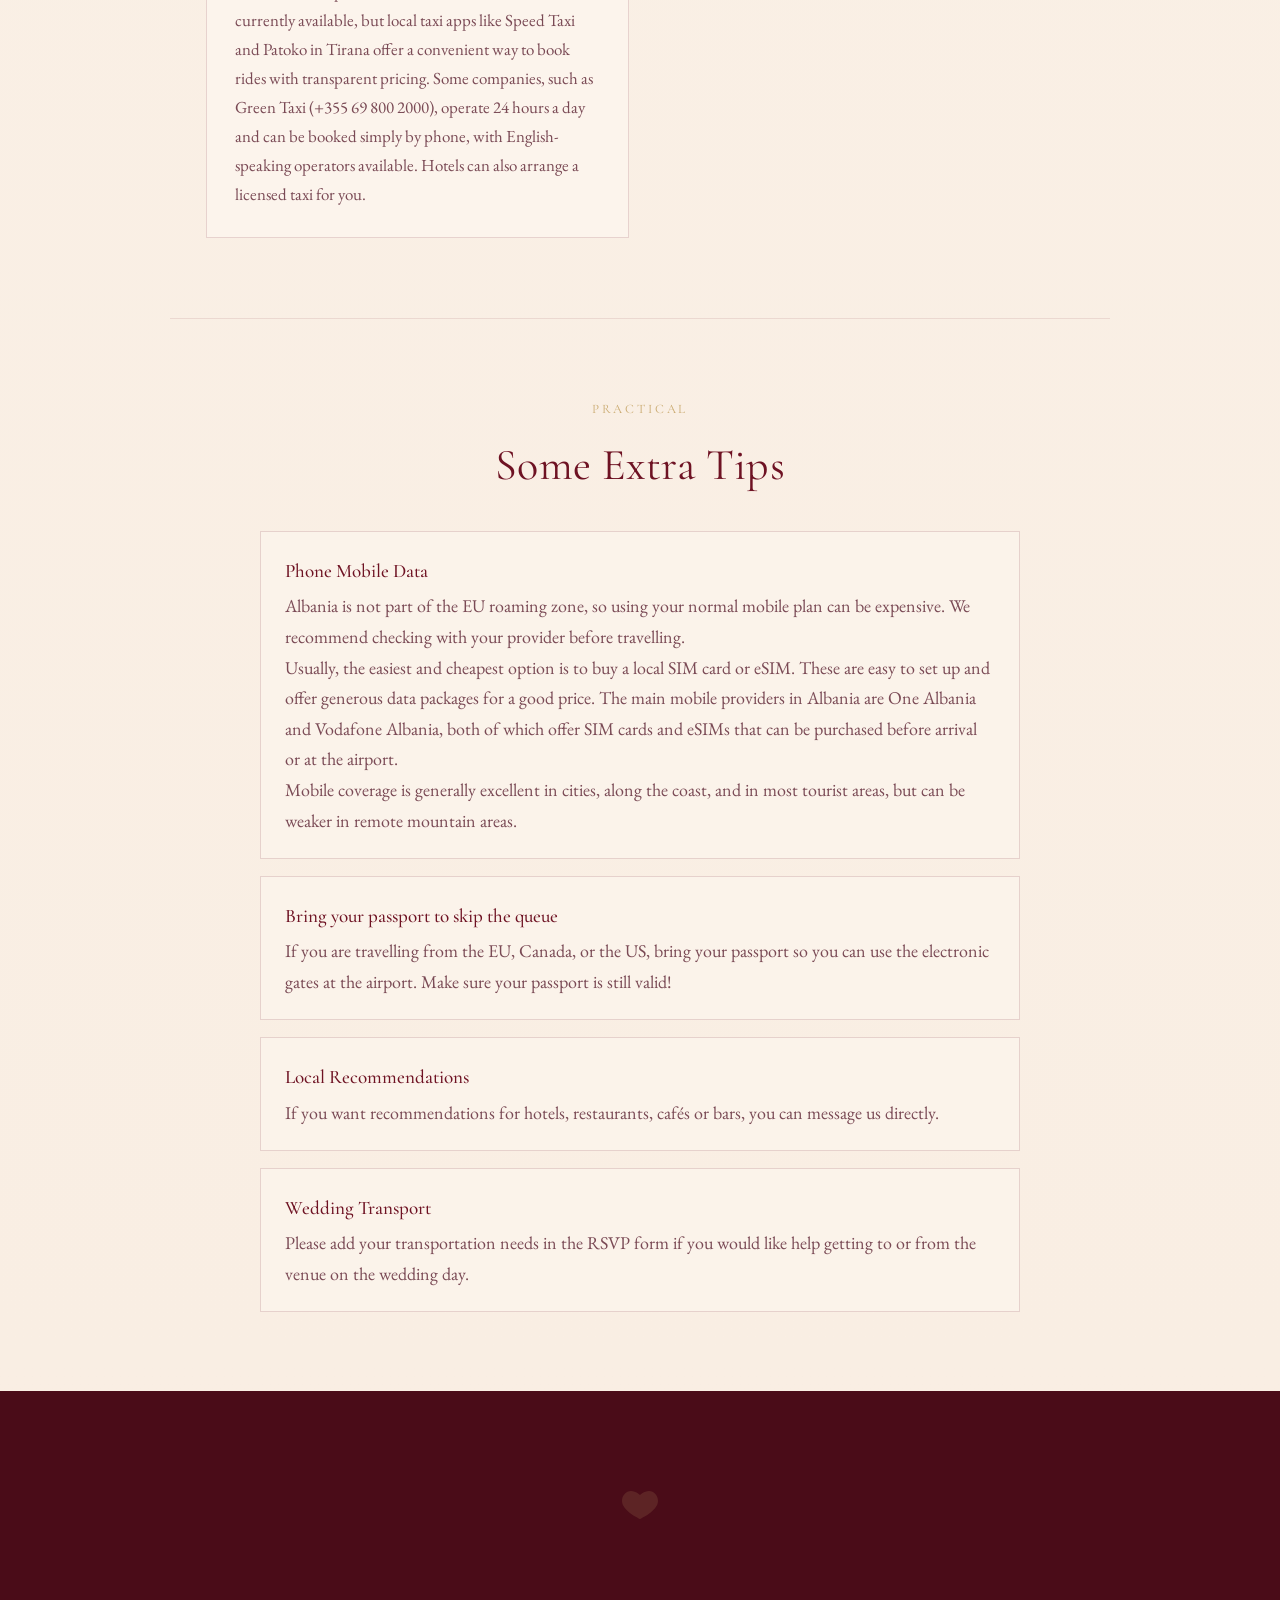
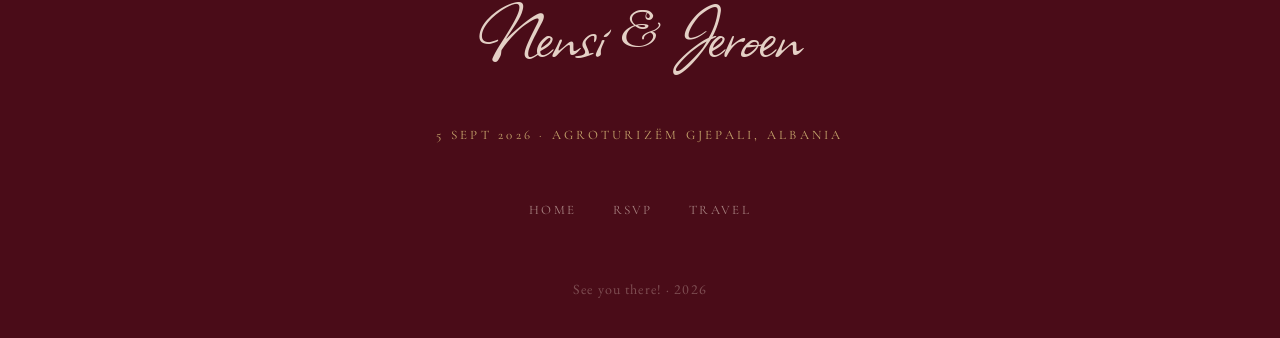
<file: pages/travel.html>
<!DOCTYPE html>
<html lang="en">
<head>
  <meta charset="UTF-8">
  <meta name="viewport" content="width=device-width, initial-scale=1.0">
  <title>Travel · Nensi & Jeroen · 5 Sept 2026</title>
  <link rel="icon" type="image/png" sizes="32x32" href="../assets/favicons/favicon-32x32.png">
  <link rel="icon" type="image/png" sizes="192x192" href="../assets/favicons/icon-192x192.png">
  <link rel="apple-touch-icon" href="../assets/favicons/apple-touch-icon.png">
  <meta name="description" content="Travel, transport, accommodation areas, and Albania tips for Nensi and Jeroen's wedding at Agroturizëm Gjepali.">
  <link rel="stylesheet" href="../styles/main.css">
  <link rel="preconnect" href="https://fonts.googleapis.com">
  <link rel="preconnect" href="https://fonts.gstatic.com" crossorigin>
  <style>
    .travel-page {
      background: linear-gradient(180deg, var(--cream) 0%, rgba(245, 230, 216, 0.5) 100%);
    }

    .travel-intro {
      max-width: 720px;
      margin: 0 auto 2.75rem;
      text-align: center;
    }

    .travel-intro p {
      color: var(--text-muted);
      font-size: 1.03rem;
      line-height: 1.85;
    }

    .travel-anchors {
      display: flex;
      flex-wrap: wrap;
      justify-content: center;
      gap: 0.6rem;
      max-width: 760px;
      margin: 0 auto 3rem;
    }

    .travel-anchors a {
      border: 1px solid var(--divider);
      background: rgba(253, 246, 238, 0.72);
      color: var(--wine);
      font-family: var(--font-serif);
      font-size: 0.68rem;
      letter-spacing: 0.15em;
      line-height: 1.2;
      padding: 0.6rem 0.85rem;
      text-transform: uppercase;
    }

    .travel-anchors a:hover {
      background: var(--wine);
      border-color: var(--wine);
      color: var(--champagne);
    }

    .travel-section {
      max-width: 940px;
      margin: 0 auto;
      padding: 4.4rem 2rem;
      border-top: 1px solid rgba(110, 18, 35, 0.1);
    }

    .travel-section:first-child {
      border-top: 0;
    }

    .travel-section__header {
      max-width: 700px;
      margin: 0 auto 2.2rem;
      text-align: center;
    }

    .travel-section__header h2 {
      font-size: clamp(1.65rem, 4vw, 2.45rem);
      margin-bottom: 0.65rem;
    }

    .travel-section__header p {
      color: var(--text-muted);
      font-size: 1rem;
      line-height: 1.75;
    }

    .travel-grid {
      display: grid;
      grid-template-columns: repeat(2, minmax(0, 1fr));
      gap: 1.2rem;
    }

    .travel-grid--three {
      grid-template-columns: repeat(3, minmax(0, 1fr));
    }

    .travel-grid--centered {
      grid-template-columns: repeat(2, minmax(260px, 360px));
      justify-content: center;
    }

    .travel-card {
      background: rgba(253, 246, 238, 0.84);
      border: 1px solid var(--divider);
      padding: 1.55rem;
      transition: var(--transition);
    }

    .travel-card:hover {
      box-shadow: 0 5px 24px rgba(155, 27, 48, 0.08);
      transform: translateY(-2px);
    }

    .travel-card h3 {
      color: var(--wine);
      font-size: 1.2rem;
      margin-bottom: 0.45rem;
    }

    .travel-card p {
      color: var(--text-muted);
      font-size: 0.94rem;
      line-height: 1.72;
    }

    .travel-card .best-for {
      color: var(--pomegranate);
      font-family: var(--font-serif);
      font-size: 0.84rem;
      font-style: italic;
      line-height: 1.55;
      margin-bottom: 0.8rem;
    }

    .route-guide {
      background: rgba(253, 246, 238, 0.72);
      border: 1px solid var(--divider);
      margin: 2rem auto 0;
      max-width: 900px;
      padding: 1.6rem;
    }

    .route-guide__header {
      max-width: 720px;
      margin: 0 auto 1.2rem;
      text-align: center;
    }

    .route-guide__header h3 {
      font-size: clamp(1.35rem, 3vw, 1.8rem);
      margin-bottom: 0.45rem;
    }

    .route-guide__header p {
      color: var(--text-muted);
      font-size: 0.96rem;
      line-height: 1.72;
    }

    .route-warning {
      align-items: center;
      background: rgba(201, 169, 110, 0.13);
      border-left: 3px solid var(--gold);
      display: grid;
      gap: 1rem;
      grid-template-columns: minmax(0, 1fr) auto;
      margin: 0 auto 1.2rem;
      max-width: 820px;
      padding: 1rem 1.1rem;
    }

    .route-warning p {
      color: var(--text-muted);
      font-size: 0.92rem;
      line-height: 1.7;
      margin: 0;
    }

    .route-warning strong {
      color: var(--wine);
      font-weight: 500;
    }

    .route-warning .route-actions {
      justify-content: flex-end;
      margin-top: 0;
    }

    .route-warning .route-link {
      border-color: rgba(110, 18, 35, 0.24);
      color: var(--wine);
      white-space: nowrap;
    }

    .route-warning .route-link:hover {
      background: var(--wine);
      border-color: var(--wine);
      color: var(--champagne);
    }

    .route-reference-intro {
      margin: 1.2rem auto 1rem;
      max-width: 720px;
      text-align: center;
    }

    .route-reference-intro h3 {
      font-size: 1.16rem;
      margin-bottom: 0.35rem;
    }

    .route-reference-intro p {
      color: var(--text-muted);
      font-size: 0.94rem;
      line-height: 1.68;
    }

    .route-screenshots {
      display: grid;
      gap: 0.65rem;
      grid-template-columns: 1fr;
      margin: 0 auto;
      max-width: 820px;
    }

    .route-shot {
      background: rgba(253, 246, 238, 0.78);
      border: 1px solid var(--divider);
    }

    .route-shot summary {
      align-items: center;
      color: var(--wine);
      cursor: pointer;
      display: flex;
      gap: 1rem;
      justify-content: space-between;
      list-style: none;
      padding: 1rem 1.15rem;
    }

    .route-shot summary::-webkit-details-marker {
      display: none;
    }

    .route-shot summary::after {
      border-bottom: 1px solid currentColor;
      border-right: 1px solid currentColor;
      content: '';
      display: block;
      flex: 0 0 auto;
      height: 0.5rem;
      transform: rotate(45deg);
      transition: transform 0.25s ease;
      width: 0.5rem;
    }

    .route-shot[open] summary::after {
      transform: rotate(225deg);
    }

    .route-shot__label {
      min-width: 0;
    }

    .route-kicker {
      color: var(--gold);
      display: block;
      font-family: var(--font-serif);
      font-size: 0.66rem;
      letter-spacing: 0.18em;
      margin-bottom: 0.25rem;
      text-transform: uppercase;
    }

    .route-shot__title {
      display: block;
      font-family: var(--font-serif);
      font-size: 1.06rem;
      line-height: 1.3;
    }

    .route-shot__body {
      border-top: 1px solid var(--divider);
      padding: 0.9rem;
    }

    .route-shot__body img {
      border: 1px solid rgba(110, 18, 35, 0.1);
      height: auto;
      width: 100%;
    }

    .route-shot__body p {
      color: var(--text-muted);
      font-size: 0.92rem;
      line-height: 1.68;
      margin-top: 0.8rem;
    }

    .route-actions {
      display: flex;
      flex-wrap: wrap;
      gap: 0.55rem;
      margin-top: 1rem;
    }

    .route-link {
      border: 1px solid rgba(110, 18, 35, 0.22);
      color: var(--wine);
      display: inline-block;
      font-family: var(--font-serif);
      font-size: 0.66rem;
      letter-spacing: 0.14em;
      line-height: 1.2;
      padding: 0.55rem 0.65rem;
      text-transform: uppercase;
    }

    .route-link:hover {
      background: var(--wine);
      border-color: var(--wine);
      color: var(--champagne);
    }

    .travel-note {
      background: rgba(201, 169, 110, 0.13);
      border-left: 3px solid var(--gold);
      color: var(--text-muted);
      margin: 2rem auto 0;
      max-width: 760px;
      padding: 1.1rem 1.25rem;
    }

    .travel-note strong {
      color: var(--wine);
      font-weight: 500;
    }

    .travel-callout {
      background: var(--wine);
      color: var(--champagne);
      margin: 2.4rem auto 0;
      max-width: 760px;
      padding: 2rem;
      text-align: center;
    }

    .travel-callout h3 {
      color: var(--champagne);
      font-size: 1.35rem;
      margin-bottom: 0.6rem;
    }

    .travel-callout p {
      color: rgba(245, 230, 216, 0.86);
      line-height: 1.75;
    }

    .travel-list {
      list-style: none;
      display: grid;
      gap: 0.95rem;
      max-width: 760px;
      margin: 0 auto;
    }

    .travel-list li {
      background: rgba(253, 246, 238, 0.72);
      border: 1px solid var(--divider);
      padding: 1.2rem 1.35rem;
    }

    .travel-list strong {
      color: var(--wine);
      display: block;
      font-family: var(--font-serif);
      font-size: 1.06rem;
      font-weight: 500;
      margin-bottom: 0.25rem;
    }

    .travel-list span {
      color: var(--text-muted);
      display: block;
      line-height: 1.7;
    }

    @media (max-width: 820px) {
      .travel-grid,
      .travel-grid--three,
      .travel-grid--centered {
        grid-template-columns: 1fr;
      }
    }

    @media (max-width: 680px) {
      .travel-section {
        padding: 3.4rem 1.35rem;
      }

      .travel-anchors {
        align-items: stretch;
        flex-direction: column;
        margin-bottom: 2.2rem;
      }

      .travel-anchors a {
        text-align: center;
      }

      .travel-card,
      .travel-list li,
      .travel-callout {
        padding: 1.25rem;
      }

      .route-guide {
        padding: 1.1rem;
      }

      .route-warning {
        grid-template-columns: 1fr;
      }

      .route-warning .route-actions {
        justify-content: center;
      }

      .route-shot summary {
        padding: 0.95rem 1rem;
      }

      .route-shot__body {
        padding: 0.65rem;
      }
    }
  </style>
</head>
<body>

  <nav class="site-nav site-nav--inverse" role="navigation" aria-label="Main navigation">
    <a href="../index.html" class="nav-monogram" aria-label="Home">N & J</a>
    <ul class="nav-links">
      <li><a href="../index.html#welcome">Welcome</a></li>
      <li><a href="../index.html#details">Details</a></li>
      <li><a href="../index.html#rsvp">RSVP</a></li>
      <li><a href="../index.html#faq">FAQ</a></li>
      <li><a href="travel.html" aria-current="page">Travel</a></li>
    </ul>
    <button class="nav-toggle" aria-label="Toggle menu" aria-expanded="false">
      <span></span><span></span><span></span>
    </button>
  </nav>

  <header class="page-hero" role="banner">
    <svg viewBox="0 0 800 80" style="position:absolute;bottom:0;left:0;width:100%;opacity:0.12" fill="var(--champagne)" xmlns="http://www.w3.org/2000/svg" aria-hidden="true">
      <path d="M0 40 Q200 0 400 40 Q600 80 800 40 L800 80 L0 80Z"/>
    </svg>
    <span class="section-label">Albania</span>
    <h1>Your Travel Guide</h1>
    <div class="ornament-divider" aria-hidden="true" style="margin:1.2rem auto;">
      <span class="ornament-line" style="background:rgba(245,230,216,0.4)"></span>
      <svg width="12" height="12" viewBox="0 0 16 16" fill="rgba(245,230,216,0.6)"><path d="M8 1.5C8 1.5 6.5 0 4 0C1.5 0 0 2 0 4C0 8.5 8 14.5 8 14.5C8 14.5 16 8.5 16 4C16 2 14.5 0 12 0C9.5 0 8 1.5 8 1.5Z"/></svg>
      <span class="ornament-line" style="background:rgba(245,230,216,0.4)"></span>
    </div>
    <p class="lead-text" style="color:rgba(245,230,216,0.82); max-width:580px; margin:0 auto;">
      A practical guide for getting to Albania, choosing where to stay, reaching Agroturizëm Gjepali, and making a little more of the trip if you would like to.
    </p>
  </header>

  <main class="travel-page">
    <section class="travel-section fade-in" id="overview">
      <div class="travel-intro">
        <span class="section-label">Quick Overview</span>
        <p>
          The wedding venue is Agroturizëm Gjepali, located in the village of Gjepalaj, near Shijak, between Tirana and Durrës.<br>This page keeps everything in one place: flights, transport, where to base yourself, and ideas for nearby exploring.
        </p>
      </div>

      <nav class="travel-anchors" aria-label="Travel sections">
        <a href="#getting-to-albania">Getting to Albania</a>
        <a href="#where-to-stay">Where to Stay</a>
        <a href="#venue">Getting to the Venue</a>
        <a href="#nearby">What to do Nearby?</a>
        <a href="#more-days">What If You Stay a Couple of Days More?</a>
        <a href="#more-time">What If You Have Even More Time?</a>
        <a href="#getting-around">How to Get Around</a>
        <a href="#practical">Practical Tips</a>
      </nav>
    </section>

    <section class="travel-section fade-in" id="getting-to-albania">
      <div class="travel-section__header">
        <span class="section-label">Getting to Albania</span>
        <h2>Arriving by Air</h2>
        <p>Tirana International Airport is the nearest airport. The venue is about 30 minutes from the airport.<br></p>
      </div>

      <div class="travel-grid travel-grid--centered">
        <article class="travel-card">
          <h3>Airport</h3>
          <p>For almost everyone travelling to Albania for the wedding, flying to Tirana International Airport is the easiest option.</p>
        </article>
        <article class="travel-card">
          <h3>Car Rental</h3>
          <p>If you are only coming for the wedding, flying in the day before and flying out the day after, you do not necessarily need to rent a car. Renting a car can be useful if you are staying longer in Albania or want to explore more freely.</p>
        </article>
      </div>

      <div class="travel-note">
        <p><strong>Passport tip:</strong> If you are travelling from the EU, Canada, or the US, bring your passport so you can use the electronic gates at the airport and skip the queues. Please also make sure your passport is valid for travel.</p>
      </div>
    </section>

    <section class="travel-section fade-in" id="where-to-stay">
      <div class="travel-section__header">
        <span class="section-label">Where Should You Stay?</span>
        <h2>Choosing Your Base</h2>
        <p>There is no single right answer! It depends on whether you want the shortest journey, the beach, the city, or a quieter holiday feeling.</p>
      </div>

      <div class="travel-grid">
        <article class="travel-card">
          <h3>Near Agroturizëm Gjepali/Shijak area</h3>
          <p class="best-for">Best if you want the shortest and easiest journey after the wedding.</p>
          <p>The venue is located in the village of Gjepalaj, near Shijak, between Tirana and Durrës. Staying nearby is the most convenient option for the wedding itself. The area is peaceful and rural, though there is little in the immediate surroundings for sightseeing or exploring.</p>
        </article>

        <article class="travel-card">
          <h3>Durrës & the Seafront</h3>
          <p class="best-for">Best if you want beaches, restaurants, and a relaxed coastal atmosphere.</p>
          <p>Durrës offers a lively seafront promenade, plenty of restaurants and cafés, and long sandy beaches that are ideal for families. It is also conveniently located between the wedding venue and the airport, making it a practical base for the weekend.</p>
        </article>

        <article class="travel-card">
          <h3>Tirana</h3>
          <p class="best-for">Best if you enjoy city life and want the greatest choice of restaurants, cafés, and nightlife.</p>
          <p>Albania's capital is the most convenient option if you are arriving late, staying a few extra days, or looking to explore beyond the wedding celebrations. Tirana has a vibrant food scene, lively neighbourhoods, and easy access to the airport.</p>
        </article>

        <article class="travel-card">
          <h3>Lalëz Bay & Cape of Rodon</h3>
          <p class="best-for">Best if you are looking for a beach holiday atmosphere.</p>
          <p>This area offers a quieter, more resort-style experience than Durrës, with beaches, seaside resorts, and a more relaxed holiday feel. Having a car is helpful for exploring the surrounding area and reaching the wedding venue.</p>
        </article>
      </div>

      <div class="travel-callout">
        <h3>A Small Nearby Option</h3>
        <p>We do have some rooms reserved at a hotel close by if you prefer to stay near the venue or not travel back late at night. Please contact us if you are interested.</p>
      </div>

      <div class="travel-note">
        <p>If you want recommendations for hotels, restaurants, cafés or bars in any specific area, you can message us directly.</p>
      </div>
    </section>

    <section class="travel-section fade-in" id="venue">
      <div class="travel-section__header">
        <span class="section-label">Getting to the Venue</span>
        <h2>Wedding-Day Transport</h2>
        <p>We will help coordinate transport for guests who would rather not drive. The route screenshots are only relevant if you plan to drive yourself.</p>
      </div>

      <div class="travel-grid">
        <article class="travel-card">
          <h3>Arranged Taxis</h3>
          <p>We will arrange transport from nearby hotels, Tirana, and Durrës to and from the wedding venue. Please let us know in the RSVP form if you would like us to arrange transportation for you, or feel free to contact us separately. Exact pick-up details will be confirmed closer to the wedding.</p>
        </article>

        <article class="travel-card">
          <h3>RSVP Transport Field</h3>
          <p>Please add your transportation needs in the RSVP form. There is a specific field for this, and it will help us understand what transport to arrange on the day.</p>
        </article>

        <article class="travel-card">
          <h3>Driving & Parking</h3>
          <p>Parking is available at the venue for anyone who prefers to drive. For those planning to drink, we recommend making use of the arranged transport.</p>
        </article>

        <article class="travel-card">
          <h3>Venue Address</h3>
          <p>Agroturizëm Gjepali is located at Rruga Elez Gjepali 1, Shijak 2022, Albania. The exact coordinates are 41°19'40"N 19°33'41"E. Navigation apps may lead you to a crossroads rather than the venue itself. When you reach the crossroads, take the side road to the southwest and continue until the end. Public transport is not ideal for getting directly to the wedding venue, so taxis or a rental car are easier.</p>
        </article>
      </div>

      <div class="route-guide" aria-labelledby="recommended-route-title">
        <div class="route-guide__header">
          <span class="section-label">Driving Yourself?</span>
          <h3 id="recommended-route-title">Recommended Route References</h3>
          <p>These screenshots are only meant for guests driving themselves. The route may not be the fastest one Google Maps suggests, but it is the easier road to follow and avoids confusing smaller shortcuts.</p>
        </div>

        <div class="route-warning">
          <p><strong>Use the pin, then compare the route.</strong> Open the venue in your navigation app, but check that the suggested route broadly matches the relevant screenshot below.</p>
          <div class="route-actions">
            <a class="route-link" href="https://www.google.com/maps/place/Agroturizem+Gjepali/@41.3280276,19.5613832,19.38z/data=!4m12!1m5!3m4!2zNDHCsDE5JzQwLjAiTiAxOcKwMzMnNDEuMCJF!8m2!3d41.327778!4d19.561389!3m5!1s0x134fd700582fe1f5:0xfe6b56d867e52b00!8m2!3d41.3279735!4d19.5614422!16s%2Fg%2F11yhk7x658?entry=ttu&amp;g_ep=EgoyMDI2MDgxOS4wIKXMDSoASAFQAw%3D%3D" target="_blank" rel="noopener">Open Venue Pin</a>
          </div>
        </div>

        <div class="route-reference-intro">
          <h3>Open the route that matches where you are coming from</h3>
          <p>Each section includes the screenshot first, with a short note underneath. The final screenshot is a more detailed view of the last part of the route, which is the same whether you come from Tirana, the airport, or Durr&euml;s.</p>
        </div>

        <div class="route-screenshots" aria-label="Route screenshot references">
          <details class="route-shot">
            <summary>
              <span class="route-shot__label">
                <span class="route-kicker">Route from the east</span>
                <span class="route-shot__title">From Tirana or Tirana Airport</span>
              </span>
            </summary>
            <div class="route-shot__body">
              <img src="../assets/routes/tirana-airport-to-gjepali.png" alt="Google Maps screenshot showing the recommended driving route from Tirana or Tirana Airport toward Agroturizem Gjepali via Vore, Maminas, Shijak, and Gjepalaj." loading="lazy">
              <p>If you are leaving from the airport, first head south toward the Tirana side before joining the route west. From Tirana, head out on SH2 in the direction of Durr&euml;s; you will then join the route shown in the screenshot toward Shijak and Gjepalaj.</p>
            </div>
          </details>

          <details class="route-shot">
            <summary>
              <span class="route-shot__label">
                <span class="route-kicker">Route from the coast</span>
                <span class="route-shot__title">From Durr&euml;s Beach</span>
              </span>
            </summary>
            <div class="route-shot__body">
              <img src="../assets/routes/durres-beach-to-gjepali.png" alt="Google Maps screenshot showing the recommended driving route from the Durres beach area toward Agroturizem Gjepali via Xhafzotaj, SH84, Shijak, and Gjepalaj." loading="lazy">
              <p>If you are staying by the beach in Durr&euml;s, use this screenshot as the visual reference for leaving the seafront inland and approaching Shijak. From Shijak, the final part is the same as for everyone else.</p>
            </div>
          </details>

          <details class="route-shot">
            <summary>
              <span class="route-shot__label">
                <span class="route-kicker">Last part for everyone</span>
                <span class="route-shot__title">Final Approach to the Venue</span>
              </span>
            </summary>
            <div class="route-shot__body">
              <img src="../assets/routes/final-approach-to-gjepali.png" alt="Google Maps screenshot showing the final approach from Shijak through Gjepalaj to Agroturizem Gjepali." loading="lazy">
              <p>This is the most important visual reference. Once you are near Shijak, continue through Gjepalaj toward the venue. If your app only brings you to a crossroads, take the side road to the southwest and continue to the end.</p>
            </div>
          </details>
        </div>
      </div>

    </section>

    <section class="travel-section fade-in" id="nearby">
      <div class="travel-section__header">
        <span class="section-label">What Can I Do Nearby?</span>
        <h2>Easy Half-Day Trips</h2>
      </div>

      <div class="travel-grid travel-grid--three">
        <article class="travel-card">
          <h3>Durrës Old Town & Seafront</h3>
          <p>Enjoy a stroll along the waterfront, stop for fresh seafood, and explore some of the city's highlights, including the Roman Amphitheatre and Venetian Tower. The recently reopened National Archaeological Museum is also worth a visit.</p>
        </article>

        <article class="travel-card">
          <h3>Tirana</h3>
          <p>Perfect for an afternoon or evening of cafés, bars, restaurants, and people-watching. If you have a full day, consider taking the cable car up Mount Dajti for panoramic views and a break from the city.</p>
        </article>

        <article class="travel-card">
          <h3>Beach Day: Lalëz Bay, Cape of Rodon or Golem</h3>
          <p>Ideal if you simply want to relax by the sea without travelling far from the wedding area.</p>
        </article>
      </div>
    </section>

    <section class="travel-section fade-in" id="more-days">
      <div class="travel-section__header">
        <span class="section-label">What If I Stay a Couple of Days More?</span>
        <h2>Easy Day Trips</h2>
      </div>

      <div class="travel-grid">
        <article class="travel-card">
          <h3>Krujë</h3>
          <p>A beautiful hilltop town with a traditional bazaar, mountain views, and a strong connection to Albania's national hero, Skanderbeg. It is a lovely introduction to Albanian culture and easy to combine with a relaxed wander through the old streets.</p>
        </article>

        <article class="travel-card">
          <h3>Berat</h3>
          <p>Often called the "City of a Thousand Windows," Berat is one of Albania's most beautiful destinations. Its white Ottoman houses, castle area, riverside setting, and UNESCO-listed centre make it an excellent day trip or overnight stay.</p>
        </article>

        <article class="travel-card">
          <h3>Tirana's Bunk'Art Museums</h3>
          <p>A memorable stop while exploring Tirana, especially if you want to understand more of Albania's recent past. The museums are atmospheric, easy to visit, and pair well with an afternoon of cafés, restaurants, and city wandering.</p>
        </article>

        <article class="travel-card">
          <h3>Apollonia</h3>
          <p>A peaceful day trip through rolling countryside, with ancient ruins, temples, city walls, and a beautifully preserved monastery. Apollonia is one of Albania's most important archaeological sites.</p>
        </article>
      </div>
    </section>

    <section class="travel-section fade-in" id="more-time">
      <div class="travel-section__header">
        <span class="section-label">What If I Have Even More Time?</span>
        <h2>Longer Albania Trip Ideas</h2>
      </div>

      <div class="travel-grid">
        <article class="travel-card">
          <h3>Shkodër & the Albanian Alps</h3>
          <p>If you are interested in nature and outdoor adventures, northern Albania is well worth exploring. Shkodër is a charming city on the shores of Lake Shkodër and serves as the gateway to the Albanian Alps. From here you can start your journey to the mountain landscapes, including the villages of Theth and Valbonë, which are known for their dramatic scenery and excellent hiking trails.</p>
        </article>

        <article class="travel-card">
          <h3>The Albanian Riviera</h3>
          <p>Home to some of Albania's best beaches and coastal scenery. While too far for a wedding-weekend excursion, it is well worth considering if you are planning a longer stay. For beach lovers we would recommend renting a car and exploring the beaches of Livadh, Filikuri, Gjipe, Borsh, Ksamil and other spots in between.</p>
        </article>

        <article class="travel-card">
          <h3>Gjirokastër</h3>
          <p>A UNESCO-listed stone city with beautifully preserved Ottoman architecture, historic streets, and mountain views. Best visited as part of a longer journey through southern Albania.</p>
        </article>
      </div>
    </section>

    <section class="travel-section fade-in" id="getting-around">
      <div class="travel-section__header">
        <span class="section-label">How to Get Around</span>
        <h2>Cars, Taxis & Local Transport</h2>
      </div>

      <div class="travel-grid">
        <article class="travel-card">
          <h3>Renting a Car</h3>
          <p>The easiest and smoothest way to get around Albania is by renting your own car and driving around. The style of driving in Albania can be a little more assertive than in Northern Europe, so please keep that in mind and allow yourself extra time to travel. Most of the main roads in Albania are in good shape but mountain roads and roads to smaller villages might be narrow, winding, or less well maintained.</p>
        </article>

        <article class="travel-card">
          <h3>Buses & Furgons</h3>
          <p>Albania has an extensive and affordable network of buses and furgons (shared minibuses) connecting most cities, towns, and many villages. They are a popular way to travel locally, although schedules can be less predictable than in Northern Europe and information is not always available online. If you are comfortable with a bit of flexibility, they can be a convenient and authentic way to explore the country without renting a car. The buses and furgons leave mostly from central areas. If you are in doubt, ask the people around you; they will be more than happy to help.</p>
        </article>

        <article class="travel-card">
          <h3>Taxis</h3>
          <p>Taxis are widely available in Albanian cities and are generally affordable compared to most of Western and Northern Europe. Ride services such as Uber are not currently available, but local taxi apps like Speed Taxi and Patoko in Tirana offer a convenient way to book rides with transparent pricing. Some companies, such as Green Taxi (+355 69 800 2000), operate 24 hours a day and can be booked simply by phone, with English-speaking operators available. Hotels can also arrange a licensed taxi for you.</p>
        </article>
      </div>
    </section>

    <section class="travel-section fade-in" id="practical">
      <div class="travel-section__header">
        <span class="section-label">Practical</span>
        <h2>Some Extra Tips</h2>
      </div>

      <ul class="travel-list">
        <li>
          <strong>Phone Mobile Data</strong>
          <span>Albania is not part of the EU roaming zone, so using your normal mobile plan can be expensive. We recommend checking with your provider before travelling.<br>Usually, the easiest and cheapest option is to buy a local SIM card or eSIM. These are easy to set up and offer generous data packages for a good price. The main mobile providers in Albania are One Albania and Vodafone Albania, both of which offer SIM cards and eSIMs that can be purchased before arrival or at the airport.<br>Mobile coverage is generally excellent in cities, along the coast, and in most tourist areas, but can be weaker in remote mountain areas.</span>
        </li>
        <li>
          <strong>Bring your passport to skip the queue</strong>
          <span>If you are travelling from the EU, Canada, or the US, bring your passport so you can use the electronic gates at the airport. Make sure your passport is still valid!</span>
        </li>
        <li>
          <strong>Local Recommendations</strong>
          <span>If you want recommendations for hotels, restaurants, cafés or bars, you can message us directly.</span>
        </li>
        <li>
          <strong>Wedding Transport</strong>
          <span>Please add your transportation needs in the RSVP form if you would like help getting to or from the venue on the wedding day.</span>
        </li>
      </ul>
    </section>
  </main>

  <footer class="site-footer" role="contentinfo">
    <svg class="footer-ornament" width="60" height="60" viewBox="0 0 60 60" fill="none" xmlns="http://www.w3.org/2000/svg" aria-hidden="true">
      <path d="M30 14C30 14 26 10 21 10C16 10 12 14.5 12 20C12 30 30 38 30 38C30 38 48 30 48 20C48 14.5 44 10 39 10C34 10 30 14 30 14Z" fill="currentColor" opacity="0.5"/>
    </svg>

    <p class="footer-names">Nensi & Jeroen</p>
    <p class="footer-date">5 Sept 2026 · Agroturizëm Gjepali, Albania</p>

    <ul class="footer-links">
      <li><a href="../index.html">Home</a></li>
      <li><a href="../index.html#rsvp">RSVP</a></li>
      <li><a href="travel.html">Travel</a></li>
    </ul>
    <p class="footer-copy">See you there! &middot; 2026</p>
  </footer>

  <script src="../scripts/main.js"></script>
</body>
</html>
</file>
<file: styles/main.css>
/* ============================================================
   WEDDING WEBSITE — MAIN STYLESHEET
   Warm European Editorial Luxury
   ============================================================ */

/* --- Google Fonts Import --- */
@import url('https://fonts.googleapis.com/css2?family=Cormorant+Garamond:ital,wght@0,300;0,400;0,500;0,600;1,300;1,400;1,500&family=EB+Garamond:ital,wght@0,400;0,500;1,400&family=Allison&family=Great+Vibes&display=swap');

/* --- CSS Variables --- */
:root {
  --pomegranate:    #9B1B30;
  --apricot:        #FF9E61;
  --champagne:      #F5E6D8;
  --champagne-dark: #EDD4BE;
  --wine:           #6E1223;
  --wine-deep:      #4A0C18;
  --gold:           #C9A96E;
  --gold-light:     #DFC28E;
  --cream:          #FDF6EE;
  --text-body:      #3D1A22;
  --text-muted:     #7A4A55;
  --divider:        rgba(110, 18, 35, 0.15);

  --font-script:    'Allison', 'Great Vibes', cursive;
  --font-serif:     'Cormorant Garamond', 'EB Garamond', Georgia, serif;
  --font-body:      'EB Garamond', 'Cormorant Garamond', Georgia, serif;

  --max-width:      860px;
  --section-pad:    7rem 2rem;
  --radius-soft:    2px;

  --transition:     all 0.35s cubic-bezier(0.4, 0, 0.2, 1);
}

/* --- Reset & Base --- */
*, *::before, *::after {
  box-sizing: border-box;
  margin: 0;
  padding: 0;
}

html {
  scroll-behavior: smooth;
  font-size: 18px;
}

body {
  font-family: var(--font-body);
  background-color: var(--cream);
  color: var(--text-body);
  line-height: 1.75;
  -webkit-font-smoothing: antialiased;
  overflow-x: hidden;
}

img { max-width: 100%; display: block; }

[hidden] {
  display: none !important;
}

a {
  color: var(--pomegranate);
  text-decoration: none;
  transition: var(--transition);
}
a:hover { color: var(--wine); }

/* --- Scrollbar --- */
::-webkit-scrollbar { width: 6px; }
::-webkit-scrollbar-track { background: var(--champagne); }
::-webkit-scrollbar-thumb { background: var(--gold); border-radius: 3px; }

/* ============================================================
   TYPOGRAPHY
   ============================================================ */

h1, h2, h3, h4, h5 {
  font-family: var(--font-serif);
  font-weight: 400;
  color: var(--wine);
  line-height: 1.2;
  letter-spacing: 0.01em;
}

.script-heading {
  font-family: var(--font-script);
  font-weight: 400;
  color: var(--pomegranate);
  line-height: 1.1;
}

.section-label {
  font-family: var(--font-serif);
  font-size: 0.72rem;
  letter-spacing: 0.22em;
  text-transform: uppercase;
  color: var(--gold);
  display: block;
  margin-bottom: 1rem;
}

p { margin-bottom: 1.1em; }
p:last-child { margin-bottom: 0; }

/* ============================================================
   LAYOUT
   ============================================================ */

.container {
  max-width: var(--max-width);
  margin: 0 auto;
  padding: 0 2rem;
}

.section {
  padding: var(--section-pad);
}

.section--ivory {
  background-color: var(--champagne);
}

.section--wine {
  background-color: var(--wine);
  color: var(--champagne);
}
.section--wine h1,
.section--wine h2,
.section--wine h3,
.section--wine .script-heading {
  color: var(--champagne);
}
.section--wine .section-label {
  color: var(--gold-light);
}
.section--wine p {
  color: rgba(245, 230, 216, 0.85);
}

#details {
  padding-bottom: 5.25rem;
}

#rsvp {
  padding-top: 5.5rem;
  padding-bottom: 5.5rem;
}

.section--pomegranate {
  background-color: var(--pomegranate);
  color: var(--champagne);
}

.centered { text-align: center; }

.visually-hidden {
  position: absolute;
  width: 1px;
  height: 1px;
  padding: 0;
  margin: -1px;
  overflow: hidden;
  clip: rect(0, 0, 0, 0);
  white-space: nowrap;
  border: 0;
}

/* ============================================================
   NAVIGATION
   ============================================================ */

.site-nav {
  position: fixed;
  top: 0; left: 0; right: 0;
  z-index: 100;
  padding: 1.2rem 2.5rem;
  display: flex;
  align-items: center;
  justify-content: space-between;
  transition: var(--transition);
}

.site-nav.scrolled {
  background: rgba(253, 246, 238, 0.96);
  backdrop-filter: blur(8px);
  box-shadow: 0 1px 20px rgba(110, 18, 35, 0.08);
}

.nav-monogram {
  font-family: var(--font-script);
  font-size: 1.8rem;
  color: var(--wine);
  text-decoration: none;
  letter-spacing: 0.02em;
}

.nav-links {
  display: flex;
  gap: 2.2rem;
  list-style: none;
}

.nav-links a {
  font-family: var(--font-serif);
  font-size: 0.78rem;
  letter-spacing: 0.18em;
  text-transform: uppercase;
  color: var(--wine);
  text-decoration: none;
  position: relative;
  transition: var(--transition);
}

.nav-links a::after {
  content: '';
  position: absolute;
  bottom: -3px; left: 0; right: 0;
  height: 1px;
  background: var(--gold);
  transform: scaleX(0);
  transform-origin: center;
  transition: transform 0.3s ease;
}

.nav-links a:hover { color: var(--pomegranate); }
.nav-links a:hover::after { transform: scaleX(1); }

.nav-toggle {
  display: none;
  background: none;
  border: none;
  cursor: pointer;
  padding: 4px;
}

.nav-toggle span {
  display: block;
  width: 22px;
  height: 1.5px;
  background: var(--wine);
  margin: 5px 0;
  transition: var(--transition);
}

.site-nav--inverse:not(.scrolled) .nav-monogram,
.site-nav--inverse:not(.scrolled) .nav-links a {
  color: var(--champagne);
}

.site-nav--inverse:not(.scrolled) .nav-links a:hover {
  color: var(--gold-light);
}

.site-nav--inverse:not(.scrolled) .nav-toggle span {
  background: var(--champagne);
}

.site-nav--inverse:not(.scrolled) .nav-links a::after {
  background: var(--champagne);
}

/* ============================================================
   HERO SECTION
   ============================================================ */

.hero {
  min-height: 100vh;
  display: flex;
  align-items: center;
  justify-content: center;
  text-align: center;
  padding: 8rem 1.5rem 4.5rem;
  position: relative;
  overflow: hidden;
  background-color: var(--cream);
}

.hero-arch {
  position: absolute;
  top: 5.2rem; left: 50%;
  transform: translateX(-50%);
  width: min(640px, 92vw);
  max-height: calc(100svh - 7rem);
  pointer-events: none;
  opacity: 0.45;
}

.hero-content {
  position: relative;
  z-index: 2;
  max-width: min(560px, 90vw);
  padding: clamp(0.5rem, 2vw, 1.5rem);
  margin-top: clamp(1rem, 2.5vw, 1.7rem);
  animation: fadeUp 1.2s ease both;
}

.hero-eyebrow {
  font-family: var(--font-serif);
  font-size: 0.7rem;
  letter-spacing: 0.28em;
  text-transform: uppercase;
  color: var(--pomegranate);
  margin: 0 auto 1.4rem;
  display: block;
  max-width: 460px;
  line-height: 1.55;
  padding: 0.45rem 0.8rem;
  background: rgba(253, 246, 238, 0.72);
  animation: fadeUp 1s 0.2s ease both;
}

.hero-invitation {
  display: inline-block;
  max-width: 340px;
  line-height: 1.55;
  padding: 0.45rem 0.8rem;
  margin: 0 auto 1.4rem;
  background: rgba(253, 246, 238, 0.72);
  animation: fadeUp 1s 0.7s ease both;
}

.hero-names {
  font-family: var(--font-script);
  font-size: clamp(4.2rem, 12vw, 8rem);
  color: var(--wine);
  line-height: 0.68;
  margin-bottom: 0.8rem;
  animation: fadeUp 1s 0.3s ease both;
}

.hero-names span {
  display: block;
}

.hero-date {
  font-family: var(--font-serif);
  font-size: clamp(0.82rem, 2.2vw, 1.05rem);
  letter-spacing: 0.12em;
  text-transform: uppercase;
  color: var(--text-muted);
  margin: 1.4rem 0 0.5rem;
  animation: fadeUp 1s 0.4s ease both;
}

.hero-location {
  font-family: var(--font-serif);
  font-style: italic;
  font-size: 1.15rem;
  color: var(--pomegranate);
  animation: fadeUp 1s 0.45s ease both;
}

.hero-divider {
  width: 60px;
  height: 1px;
  background: var(--gold);
  margin: 2rem auto;
  animation: fadeIn 1s 0.6s ease both;
}

/* Countdown */
.countdown {
  display: flex;
  gap: clamp(0.25rem, 0.8vw, 0.5rem);
  justify-content: center;
  margin: 1.5rem auto 1.2rem;
  max-width: 340px;
  animation: fadeUp 1s 0.6s ease both;
}

.countdown-unit {
  text-align: center;
  min-width: clamp(46px, 8vw, 58px);
}

.countdown-number {
  font-family: var(--font-serif);
  font-size: clamp(1.65rem, 4.2vw, 2.45rem);
  font-weight: 300;
  color: var(--wine);
  line-height: 1;
  display: block;
}

.countdown-label {
  font-family: var(--font-serif);
  font-size: 0.62rem;
  letter-spacing: 0.2em;
  text-transform: uppercase;
  color: var(--gold);
  display: block;
  margin-top: 0.4rem;
}

.countdown-sep {
  font-family: var(--font-serif);
  font-size: 2rem;
  color: var(--divider);
  align-self: flex-start;
  margin-top: 0.2rem;
  line-height: 1.4;
}

/* CTA Buttons */
.btn-group {
  display: flex;
  gap: 1rem;
  justify-content: center;
  flex-wrap: wrap;
  animation: fadeUp 1s 0.75s ease both;
}

.btn {
  display: inline-block;
  font-family: var(--font-serif);
  font-size: 0.78rem;
  letter-spacing: 0.18em;
  text-transform: uppercase;
  padding: 0.9rem 2.2rem;
  border: 1px solid var(--wine);
  color: var(--wine);
  background: transparent;
  cursor: pointer;
  transition: var(--transition);
  text-decoration: none;
  border-radius: var(--radius-soft);
}

.btn:hover {
  background: var(--wine);
  color: var(--champagne);
}

.btn--primary {
  background: var(--wine);
  color: var(--champagne);
  border-color: var(--wine);
}

.btn--primary:hover {
  background: var(--pomegranate);
  border-color: var(--pomegranate);
  color: var(--champagne);
}

.btn--gold {
  border-color: var(--gold);
  color: var(--gold);
}
.btn--gold:hover {
  background: var(--gold);
  color: var(--wine-deep);
}

/* ============================================================
   WELCOME SECTION
   ============================================================ */

.welcome-text {
  font-family: var(--font-serif);
  font-size: clamp(1.05rem, 2.5vw, 1.25rem);
  line-height: 1.9;
  max-width: 600px;
  margin: 0 auto;
  color: var(--text-body);
}

.welcome-signoff,
.welcome-signature {
  font-family: var(--font-serif);
  font-size: clamp(1.05rem, 2.5vw, 1.25rem);
  line-height: 1.9;
  max-width: 600px;
  margin: 0 auto;
}

.welcome-signoff {
  margin-top: 1.75rem;
  color: var(--text-body);
}

.welcome-signature {
  margin-top: 0.35rem;
  font-style: italic;
  color: var(--pomegranate);
}

.welcome-script {
  font-family: var(--font-script);
  font-size: clamp(2.2rem, 6vw, 3.5rem);
  color: var(--pomegranate);
  margin-bottom: 1.5rem;
  display: block;
}

/* ============================================================
   DETAILS SECTION
   ============================================================ */

.details-grid {
  display: grid;
  grid-template-columns: repeat(auto-fit, minmax(240px, 1fr));
  gap: 3rem 2.5rem;
  margin-top: 3.5rem;
}

.detail-card {
  text-align: center;
  padding: 2.2rem 1.5rem;
  border: 1px solid var(--divider);
  background: var(--cream);
  transition: var(--transition);
}

.detail-card:hover {
  box-shadow: 0 4px 24px rgba(155, 27, 48, 0.08);
  transform: translateY(-2px);
}

.detail-icon {
  margin: 0 auto 1.2rem;
  color: var(--pomegranate);
  opacity: 0.8;
}

.detail-card h3 {
  font-size: 1.05rem;
  letter-spacing: 0.08em;
  margin-bottom: 0.6rem;
  color: var(--wine);
}

.detail-card p {
  font-size: 0.92rem;
  color: var(--text-muted);
  line-height: 1.65;
}

.venue-coordinates {
  display: inline-block;
  margin-top: 0.35rem;
  font-size: 0.82rem;
  letter-spacing: 0.04em;
  color: var(--wine);
}

/* Timeline */
.timeline {
  position: relative;
  max-width: 760px;
  margin: 3rem auto 0;
}

.timeline::before {
  content: '';
  position: absolute;
  left: 50%;
  top: 0;
  bottom: 0;
  width: 1px;
  background: var(--divider);
  transform: translateX(-50%);
}

.timeline-item {
  display: grid;
  grid-template-columns: minmax(0, 1fr) 28px minmax(0, 1fr);
  column-gap: 1.4rem;
  margin-bottom: 3rem;
  position: relative;
  align-items: start;
}

/* Keep the linked title, dot and time locked to the same row. */
.timeline-time,
.timeline-dot,
.timeline-body {
  grid-row: 1;
}

.timeline-time {
  font-family: var(--font-serif);
  font-size: clamp(1.1rem, 2.4vw, 1.35rem);
  font-weight: 500;
  letter-spacing: 0.03em;
  color: var(--pomegranate);
  white-space: nowrap;
  padding-top: 0.02rem;
  line-height: 1;
  align-self: start;
  margin-top: 0;
  display: inline-flex;
  align-items: center;
  gap: 0.55rem;
}

.timeline-time::before,
.timeline-time::after {
  content: '';
  display: block;
  width: 1.35rem;
  height: 1px;
  background: rgba(201, 169, 110, 0.75);
}

.timeline-time::after {
  display: none;
}

.timeline-dot {
  grid-column: 2;
  justify-self: center;
  align-self: start;
  width: 9px;
  height: 9px;
  border-radius: 50%;
  background: var(--pomegranate);
  border: 2px solid var(--cream);
  box-shadow: 0 0 0 1px var(--pomegranate);
  margin-top: 0.34rem;
}

.timeline-body {
  max-width: 270px;
  align-self: start;
  padding-top: 0;
  margin-top: 0;
}

.timeline-item--left .timeline-body {
  grid-column: 1;
  justify-self: end;
  text-align: right;
}

.timeline-item--left .timeline-time {
  grid-column: 3;
  justify-self: start;
  text-align: left;
}

.timeline-item--right .timeline-time {
  grid-column: 1;
  justify-self: end;
  text-align: right;
}

.timeline-item--right .timeline-time::before {
  display: none;
}

.timeline-item--right .timeline-time::after {
  display: block;
}

.timeline-item--right .timeline-body {
  grid-column: 3;
  justify-self: start;
  text-align: left;
}

.timeline-event {
  font-family: var(--font-serif);
  font-weight: 500;
  color: var(--wine);
  font-size: 1rem;
  line-height: 1.2;
  margin: 0 0 0.25rem;
}

.timeline-desc {
  font-size: 0.88rem;
  color: var(--text-muted);
  margin: 0;
  line-height: 1.65;
}

/* ============================================================
   RSVP SECTION
   ============================================================ */

.rsvp-form {
  max-width: 560px;
  margin: 2.4rem auto 0;
}

.form-group {
  margin-bottom: 1.8rem;
}

.form-group label {
  display: block;
  font-family: var(--font-serif);
  font-size: 0.72rem;
  letter-spacing: 0.18em;
  text-transform: uppercase;
  color: var(--gold);
  margin-bottom: 0.55rem;
}

.form-control {
  width: 100%;
  padding: 0.9rem 1.1rem;
  background: var(--cream);
  border: 1px solid rgba(110, 18, 35, 0.25);
  color: var(--wine);
  font-family: var(--font-body);
  font-size: 1rem;
  transition: var(--transition);
  outline: none;
  border-radius: var(--radius-soft);
  -webkit-appearance: none;
  appearance: none;
}

.form-control:focus {
  border-color: var(--pomegranate);
  box-shadow: 0 0 0 3px rgba(155, 27, 48, 0.08);
}

.form-control::placeholder {
  color: rgba(110, 18, 35, 0.35);
  font-style: italic;
}

.conditional-fields {
  display: grid;
  gap: 1rem;
  margin-top: 1rem;
}

.conditional-field {
  display: grid;
}

#diet-other-details {
  margin-top: 0.85rem;
  margin-left: 1.75rem;
  padding: 0.95rem 1rem 1.05rem;
  text-align: left;
  background: rgba(245, 230, 216, 0.08);
  border: 1px solid rgba(223, 194, 142, 0.24);
  border-left: 3px solid var(--gold-light);
  border-radius: var(--radius-soft);
}

select.form-control {
  background-image: url("data:image/svg+xml,%3Csvg xmlns='http://www.w3.org/2000/svg' width='12' height='8' viewBox='0 0 12 8'%3E%3Cpath d='M1 1l5 5 5-5' stroke='%236E1223' stroke-width='1.5' fill='none' stroke-linecap='round'/%3E%3C/svg%3E");
  background-repeat: no-repeat;
  background-position: right 1rem center;
  padding-right: 2.5rem;
  cursor: pointer;
}

textarea.form-control {
  resize: vertical;
  min-height: 120px;
}

.form-row {
  display: grid;
  grid-template-columns: 1fr 1fr;
  gap: 1.2rem;
}

.radio-group, .checkbox-group {
  display: flex;
  flex-direction: column;
  gap: 0.7rem;
}

.radio-label, .checkbox-label {
  display: flex;
  align-items: center;
  gap: 0.75rem;
  cursor: pointer;
  font-family: var(--font-body);
  font-size: 0.95rem;
  color: var(--text-muted);
}

.radio-label input, .checkbox-label input {
  width: 16px;
  height: 16px;
  accent-color: var(--pomegranate);
  cursor: pointer;
  flex-shrink: 0;
}

.form-submit {
  text-align: center;
  margin-top: 2.5rem;
}

.rsvp-submit-button {
  border: 2px solid var(--gold-light);
  box-shadow:
    0 0 0 2px rgba(245, 230, 216, 0.28),
    0 12px 26px rgba(74, 12, 24, 0.32);
}

.rsvp-submit-button:hover,
.rsvp-submit-button:focus-visible {
  box-shadow:
    0 0 0 3px rgba(245, 230, 216, 0.35),
    0 14px 30px rgba(74, 12, 24, 0.38);
}

.rsvp-submit-button:disabled {
  cursor: wait;
  opacity: 0.75;
}

.form-success {
  display: none;
  text-align: center;
  padding: 2rem;
  background: rgba(155, 27, 48, 0.05);
  border: 1px solid var(--divider);
}

.form-success .script-heading {
  font-size: 2.5rem;
  margin-bottom: 0.5rem;
}

/* ============================================================
   FAQ SECTION
   ============================================================ */

.faq-list {
  max-width: 640px;
  margin: 3rem auto 0;
}

.faq-item {
  border-bottom: 1px solid var(--divider);
}

.faq-question {
  width: 100%;
  background: none;
  border: none;
  padding: 1.4rem 0;
  display: flex;
  align-items: center;
  justify-content: space-between;
  gap: 1rem;
  cursor: pointer;
  font-family: var(--font-serif);
  font-size: 1.05rem;
  color: var(--wine);
  text-align: left;
  transition: var(--transition);
}

.faq-question:hover { color: var(--pomegranate); }

.faq-icon {
  flex-shrink: 0;
  width: 20px;
  height: 20px;
  position: relative;
  color: var(--gold);
}

.faq-icon::before,
.faq-icon::after {
  content: '';
  position: absolute;
  background: currentColor;
  transition: var(--transition);
}

.faq-icon::before {
  width: 100%; height: 1px;
  top: 50%; left: 0;
  transform: translateY(-50%);
}

.faq-icon::after {
  width: 1px; height: 100%;
  left: 50%; top: 0;
  transform: translateX(-50%);
}

.faq-item.open .faq-icon::after {
  transform: translateX(-50%) rotate(90deg);
  opacity: 0;
}

.faq-answer {
  max-height: 0;
  overflow: hidden;
  transition: max-height 0.4s cubic-bezier(0.4, 0, 0.2, 1);
}

.faq-item.open .faq-answer { max-height: 500px; }

.faq-answer-inner {
  padding: 0 0 1.4rem;
  font-size: 0.95rem;
  color: var(--text-muted);
  line-height: 1.8;
}

/* ============================================================
   FOOTER
   ============================================================ */

.site-footer {
  background: var(--wine-deep);
  color: var(--champagne);
  text-align: center;
  padding: 5rem 2rem 2rem;
  position: relative;
  overflow: hidden;
}

.footer-names {
  font-family: var(--font-script);
  font-size: clamp(2.5rem, 7vw, 4.5rem);
  color: var(--champagne);
  margin-bottom: 1rem;
  opacity: 0.9;
}

.footer-date {
  font-family: var(--font-serif);
  font-size: 0.72rem;
  letter-spacing: 0.25em;
  text-transform: uppercase;
  color: var(--gold);
  margin-bottom: 2.5rem;
}

.footer-links {
  display: flex;
  gap: 2rem;
  justify-content: center;
  list-style: none;
  flex-wrap: wrap;
  margin-bottom: 3rem;
}

.footer-links a {
  font-family: var(--font-serif);
  font-size: 0.72rem;
  letter-spacing: 0.18em;
  text-transform: uppercase;
  color: rgba(245, 230, 216, 0.55);
  text-decoration: none;
  transition: var(--transition);
}

.footer-links a:hover { color: var(--gold-light); }

.footer-copy {
  font-size: 0.78rem;
  color: rgba(245, 230, 216, 0.3);
  letter-spacing: 0.08em;
  margin-bottom: 0;
}

.footer-ornament {
  margin: 0 auto 0.75rem;
  opacity: 0.3;
  color: var(--gold);
}

/* ============================================================
   DECORATIVE ELEMENTS
   ============================================================ */

.ornament-divider {
  display: flex;
  align-items: center;
  gap: 1.2rem;
  justify-content: center;
  margin: 1.5rem auto;
}

.ornament-line {
  width: 80px;
  height: 1px;
  background: var(--gold);
  opacity: 0.5;
}

.ornament-icon {
  color: var(--gold);
  opacity: 0.7;
}

.section-heading {
  margin-bottom: 1rem;
}

.section-heading h2 {
  font-size: clamp(1.9rem, 5vw, 3rem);
}

.lead-text {
  font-family: var(--font-serif);
  font-style: italic;
  font-size: 1.1rem;
  color: var(--text-muted);
  max-width: 500px;
  margin: 0 auto;
}

/* Paper texture overlay */
.has-texture::after {
  content: '';
  position: absolute;
  inset: 0;
  background-image: url("data:image/svg+xml,%3Csvg xmlns='http://www.w3.org/2000/svg' width='200' height='200'%3E%3Cfilter id='n'%3E%3CfeTurbulence type='fractalNoise' baseFrequency='0.75' numOctaves='4' stitchTiles='stitch'/%3E%3C/filter%3E%3Crect width='200' height='200' filter='url(%23n)' opacity='0.025'/%3E%3C/svg%3E");
  pointer-events: none;
  opacity: 0.6;
}

/* ============================================================
   SECONDARY PAGE STYLES
   ============================================================ */

.page-hero {
  background: var(--pomegranate);
  padding: 10rem 2rem 5rem;
  text-align: center;
  color: var(--champagne);
  position: relative;
  overflow: hidden;
}

.page-hero h1 {
  color: var(--champagne);
  font-size: clamp(2rem, 6vw, 3.8rem);
}

.page-hero .section-label {
  color: rgba(245, 230, 216, 0.65);
}

.page-hero .lead-text {
  color: rgba(245, 230, 216, 0.8);
}

.content-section {
  padding: 5rem 2rem;
  max-width: var(--max-width);
  margin: 0 auto;
}

.content-section h2 {
  font-size: clamp(1.5rem, 4vw, 2.2rem);
  margin-bottom: 1.2rem;
}

.info-card {
  background: var(--champagne);
  border: 1px solid var(--divider);
  padding: 2.2rem;
  margin-bottom: 1.5rem;
  border-radius: var(--radius-soft);
  transition: var(--transition);
}

.info-card:hover {
  box-shadow: 0 4px 20px rgba(155, 27, 48, 0.08);
  transform: translateY(-2px);
}

.info-card h3 {
  font-size: 1.2rem;
  margin-bottom: 0.6rem;
}

.info-card p {
  color: var(--text-muted);
  font-size: 0.95rem;
}

.info-grid {
  display: grid;
  grid-template-columns: repeat(auto-fit, minmax(260px, 1fr));
  gap: 1.5rem;
  margin-top: 2rem;
}

.tag {
  display: inline-block;
  font-family: var(--font-serif);
  font-size: 0.65rem;
  letter-spacing: 0.18em;
  text-transform: uppercase;
  padding: 0.25rem 0.75rem;
  background: rgba(155, 27, 48, 0.1);
  color: var(--pomegranate);
  border-radius: 1px;
  margin-bottom: 0.75rem;
}

.highlight-box {
  background: var(--pomegranate);
  color: var(--champagne);
  padding: 2.5rem;
  text-align: center;
  margin: 3rem 0;
}

.highlight-box p { color: rgba(245, 230, 216, 0.85); }
.highlight-box h3 { color: var(--champagne); font-size: 1.5rem; margin-bottom: 0.75rem; }

/* ============================================================
   ANIMATIONS
   ============================================================ */

@keyframes fadeUp {
  from { opacity: 0; transform: translateY(22px); }
  to   { opacity: 1; transform: translateY(0); }
}

@keyframes fadeIn {
  from { opacity: 0; }
  to   { opacity: 1; }
}

.fade-in {
  opacity: 0;
  transform: translateY(18px);
  transition: opacity 0.7s ease, transform 0.7s ease;
}

.fade-in.visible {
  opacity: 1;
  transform: translateY(0);
}

/* ============================================================
   RESPONSIVE
   ============================================================ */

@media (max-width: 680px) {
  :root { --section-pad: 5rem 1.5rem; }
  html { font-size: 16px; }

  body.nav-open { overflow: hidden; }

  .site-nav {
    min-height: 64px;
    padding: 0.9rem 1.5rem;
  }

  .site-nav.menu-open {
    background: rgba(253, 246, 238, 0.98);
    backdrop-filter: blur(8px);
    box-shadow: 0 1px 20px rgba(110, 18, 35, 0.08);
  }

  .site-nav--inverse.menu-open .nav-monogram {
    color: var(--wine);
  }

  .nav-links {
    position: fixed;
    inset: 0;
    z-index: 99;
    display: flex;
    flex-direction: column;
    align-items: center;
    justify-content: flex-start;
    gap: 0;
    min-height: 100vh;
    min-height: 100dvh;
    padding: calc(64px + env(safe-area-inset-top, 0px) + 1.2rem) 1.5rem 2rem;
    overflow-y: auto;
    -webkit-overflow-scrolling: touch;
    background: rgba(253, 246, 238, 0.98);
    backdrop-filter: blur(10px);
    opacity: 0;
    visibility: hidden;
    pointer-events: none;
    transform: translateY(-10px);
    transition: opacity 0.25s ease, transform 0.25s ease, visibility 0.25s ease;
  }

  .nav-links.open {
    opacity: 1;
    visibility: visible;
    pointer-events: auto;
    transform: translateY(0);
  }

  .nav-links li {
    width: min(100%, 340px);
  }

  .nav-links a {
    display: block;
    width: 100%;
    padding: 0.9rem 0.5rem;
    border-bottom: 1px solid rgba(110, 18, 35, 0.12);
    color: var(--wine);
    font-size: 1rem;
    letter-spacing: 0.14em;
    text-align: center;
  }

  .nav-links li:first-child a {
    border-top: 1px solid rgba(110, 18, 35, 0.12);
  }

  .nav-links a::after {
    display: none;
  }

  .site-nav--inverse:not(.scrolled) .nav-links.open a { color: var(--wine); }
  .site-nav--inverse.menu-open .nav-toggle span,
  .site-nav--inverse:not(.scrolled) .nav-toggle[aria-expanded="true"] span { background: var(--wine); }
  .nav-toggle { display: block; z-index: 101; position: relative; }

  .nav-toggle[aria-expanded="true"] span:nth-child(1) {
    transform: translateY(6.5px) rotate(45deg);
  }

  .nav-toggle[aria-expanded="true"] span:nth-child(2) {
    opacity: 0;
  }

  .nav-toggle[aria-expanded="true"] span:nth-child(3) {
    transform: translateY(-6.5px) rotate(-45deg);
  }

  .countdown { gap: 0.35rem; max-width: 300px; }
  .countdown-sep { display: none; }

  .form-row { grid-template-columns: 1fr; }
  #diet-other-details { margin-left: 0; }
  #details { padding-bottom: 4rem; }
  #rsvp {
    padding-top: 4.25rem;
    padding-bottom: 4.25rem;
  }
  #rsvp .rsvp-form { margin-top: 2rem; }

  .hero { padding: 7.5rem 1rem 4rem; }
  .hero-arch { top: 6rem; width: min(560px, 96vw); max-height: calc(100svh - 7rem); }
  .hero-eyebrow { letter-spacing: 0.16em; }
  .timeline { max-width: 500px; }
  .timeline::before { left: 14px; transform: none; }
  .timeline-item,
  .timeline-item--left,
  .timeline-item--right {
    grid-template-columns: 32px minmax(0, 1fr);
    column-gap: 0.75rem;
    row-gap: 0.35rem;
    margin-bottom: 2.25rem;
    text-align: left;
  }
  .timeline-dot {
    grid-column: 1;
    grid-row: 1 / span 2;
    justify-self: center;
    margin-top: 0.34rem;
  }
  .timeline-time,
  .timeline-item--left .timeline-time,
  .timeline-item--right .timeline-time {
    grid-column: 2;
    grid-row: 1;
    justify-self: start;
    text-align: left;
    margin-top: 0;
    flex-direction: row;
  }
  .timeline-item--right .timeline-time::before {
    display: block;
  }
  .timeline-item--right .timeline-time::after {
    display: none;
  }
  .timeline-body,
  .timeline-item--left .timeline-body,
  .timeline-item--right .timeline-body {
    grid-column: 2;
    grid-row: 2;
    justify-self: start;
    text-align: left;
    max-width: none;
  }

  .details-grid { grid-template-columns: 1fr; gap: 1.5rem; }
  .info-grid { grid-template-columns: 1fr; }
}
</file>
